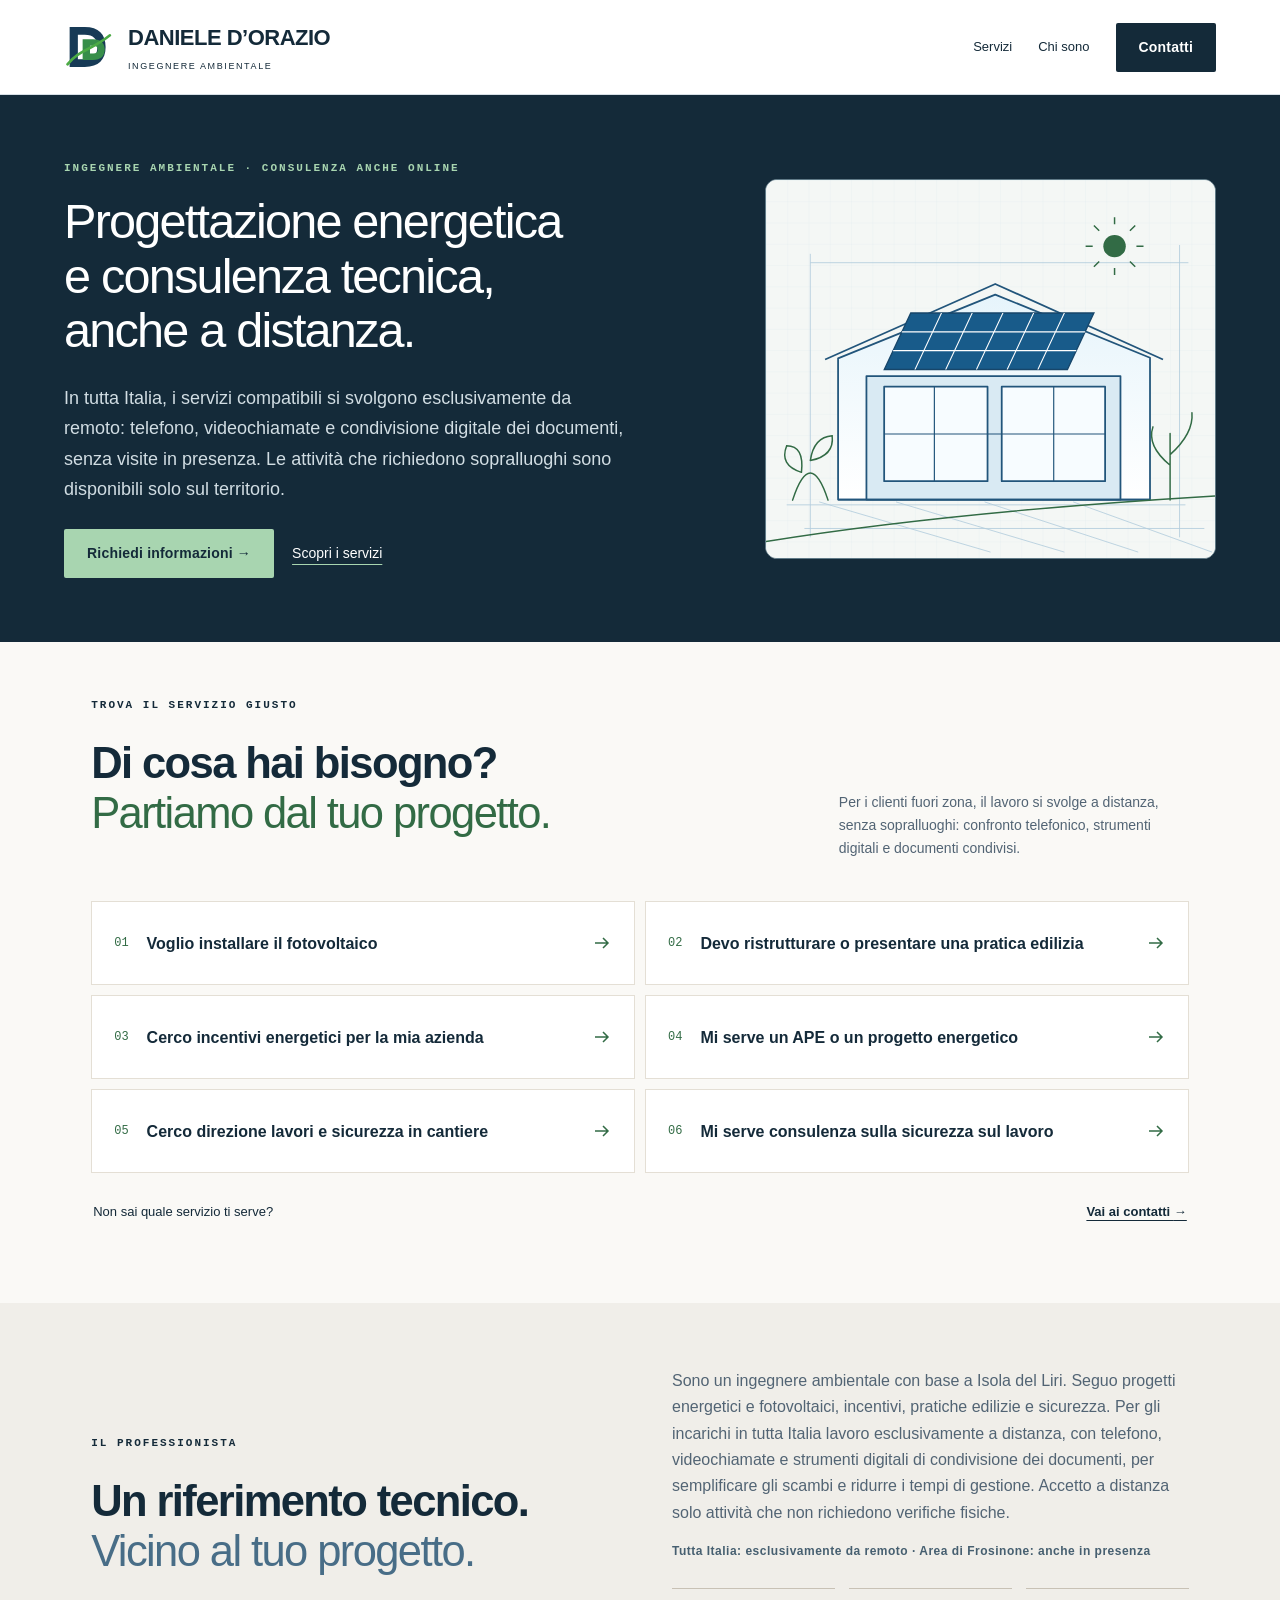
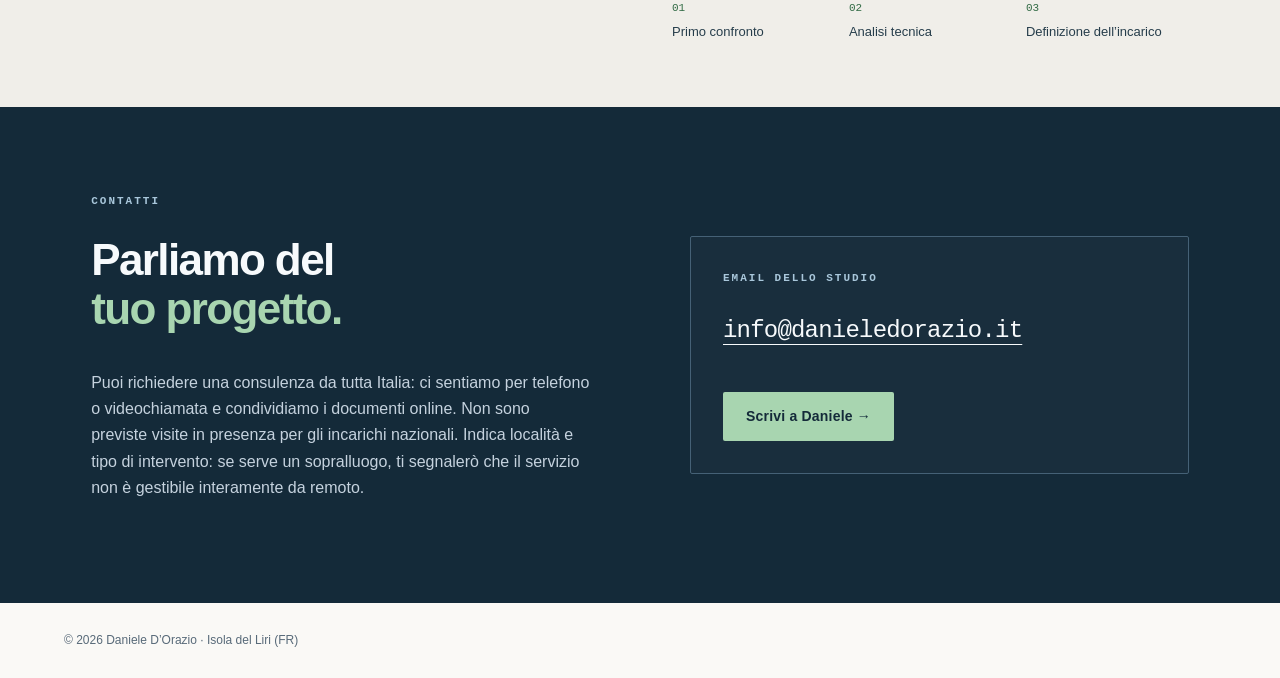
<file: index.html>
<!DOCTYPE html><html lang="it"><head><meta charset="utf-8"><meta name="viewport" content="width=device-width,initial-scale=1"><title>Daniele D’Orazio | Ingegnere a Isola del Liri</title><meta name="description" content="Daniele D’Orazio, ingegnere a Isola del Liri: progettazione energetica, fotovoltaico e allacci, incentivi per aziende, pratiche edilizie, direzione lavori e sicurezza."><link rel="canonical" href="https://danieledorazio.it/"><meta name="theme-color" content="#142b42"><link rel="icon" href="favicon.svg" type="image/svg+xml"><link rel="stylesheet" href="style.css?v=petrol-hero-1"><meta property="og:title" content="Daniele D’Orazio | Ingegnere a Isola del Liri"><meta property="og:description" content="Daniele D’Orazio, ingegnere a Isola del Liri: progettazione energetica, fotovoltaico e allacci, incentivi per aziende, pratiche edilizie, direzione lavori e sicurezza."><meta property="og:type" content="website"><meta property="og:locale" content="it_IT"><meta property="og:url" content="https://danieledorazio.it/"><meta property="og:image" content="https://danieledorazio.it/assets/images/condivisione-isola.jpg"><meta property="og:image:width" content="1200"><meta property="og:image:height" content="630"><meta property="og:image:alt" content="Cascata Grande di Isola del Liri · Foto Piergiorgio Mariniello, CC BY-SA 3.0"><meta name="twitter:card" content="summary_large_image"><script type="application/ld+json">{"@context": "https://schema.org", "@type": "WebPage", "@id": "https://danieledorazio.it/#webpage", "url": "https://danieledorazio.it/", "name": "Daniele D’Orazio | Ingegnere a Isola del Liri", "description": "Daniele D’Orazio, ingegnere a Isola del Liri: progettazione energetica, fotovoltaico e allacci, incentivi per aziende, pratiche edilizie, direzione lavori e sicurezza.", "inLanguage": "it-IT"}</script></head><body class="home-clean"><a class="skip" href="#contenuto">Salta al contenuto</a><header><a class="brand brand-with-mark" href="./"><img class="brand-mark" src="assets/images/dd-monogram.svg" alt="Monogramma DD" width="54" height="54"><span>Daniele D’Orazio<small>INGEGNERE AMBIENTALE</small></span></a><nav aria-label="Navigazione principale"><a href="./#servizi">Servizi</a><a href="./#approccio">Chi sono</a><a class="button dark" href="./#contatti"><span class="nav-cta-long">Contatti</span><span class="nav-cta-short">Contatti</span></a></nav></header><main id="contenuto"><div class="hero-band"><section class="wrap hero hero-technical"><div><span class="eyebrow">Ingegnere ambientale · Consulenza anche online</span><h1>Progettazione energetica e consulenza tecnica, anche a distanza.</h1><p class="lead">In tutta Italia, i servizi compatibili si svolgono esclusivamente da remoto: telefono, videochiamate e condivisione digitale dei documenti, senza visite in presenza. Le attività che richiedono sopralluoghi sono disponibili solo sul territorio.</p><div class="actions"><a class="button dark" href="#contatti">Richiedi informazioni <span aria-hidden="true">→</span></a><a class="textlink" href="#esigenze">Scopri i servizi</a></div></div><div class="hero-technical-art"><img src="assets/images/illustrazione-tecnica.svg" alt="Disegno tecnico stilizzato di un edificio con impianto fotovoltaico" width="760" height="640" decoding="async"></div></section></div><section class="wrap needs" id="esigenze"><span id="servizi" class="eyebrow">Trova il servizio giusto</span><div class="section-head"><h2>Di cosa hai bisogno?<br><em>Partiamo dal tuo progetto.</em></h2><p>Per i clienti fuori zona, il lavoro si svolge a distanza, senza sopralluoghi: confronto telefonico, strumenti digitali e documenti condivisi.</p></div><div class="needs-grid"><a class="need-link" href="fotovoltaico.html"><span class="need-index">01</span><strong>Voglio installare il fotovoltaico</strong><span class="need-arrow" aria-hidden="true"><svg viewBox="0 0 20 20" width="20" height="20" aria-hidden="true" focusable="false"><path d="M3 10h13m-5-5 5 5-5 5" fill="none" stroke="currentColor" stroke-width="1.5"/></svg></span></a><a class="need-link" href="pratiche-edilizie.html"><span class="need-index">02</span><strong>Devo ristrutturare o presentare una pratica edilizia</strong><span class="need-arrow" aria-hidden="true"><svg viewBox="0 0 20 20" width="20" height="20" aria-hidden="true" focusable="false"><path d="M3 10h13m-5-5 5 5-5 5" fill="none" stroke="currentColor" stroke-width="1.5"/></svg></span></a><a class="need-link" href="incentivi-energetici.html"><span class="need-index">03</span><strong>Cerco incentivi energetici per la mia azienda</strong><span class="need-arrow" aria-hidden="true"><svg viewBox="0 0 20 20" width="20" height="20" aria-hidden="true" focusable="false"><path d="M3 10h13m-5-5 5 5-5 5" fill="none" stroke="currentColor" stroke-width="1.5"/></svg></span></a><a class="need-link" href="certificazione-energetica.html"><span class="need-index">04</span><strong>Mi serve un APE o un progetto energetico</strong><span class="need-arrow" aria-hidden="true"><svg viewBox="0 0 20 20" width="20" height="20" aria-hidden="true" focusable="false"><path d="M3 10h13m-5-5 5 5-5 5" fill="none" stroke="currentColor" stroke-width="1.5"/></svg></span></a><a class="need-link" href="direzione-lavori-sicurezza.html"><span class="need-index">05</span><strong>Cerco direzione lavori e sicurezza in cantiere</strong><span class="need-arrow" aria-hidden="true"><svg viewBox="0 0 20 20" width="20" height="20" aria-hidden="true" focusable="false"><path d="M3 10h13m-5-5 5 5-5 5" fill="none" stroke="currentColor" stroke-width="1.5"/></svg></span></a><a class="need-link" href="sicurezza-lavoro.html"><span class="need-index">06</span><strong>Mi serve consulenza sulla sicurezza sul lavoro</strong><span class="need-arrow" aria-hidden="true"><svg viewBox="0 0 20 20" width="20" height="20" aria-hidden="true" focusable="false"><path d="M3 10h13m-5-5 5 5-5 5" fill="none" stroke="currentColor" stroke-width="1.5"/></svg></span></a></div><div class="needs-foot"><span>Non sai quale servizio ti serve?</span><a href="#contatti">Vai ai contatti <span aria-hidden="true">→</span></a></div></section><section class="about" id="approccio"><div class="wrap about-compact"><div><span class="eyebrow">Il professionista</span><h2>Un riferimento tecnico.<br><em>Vicino al tuo progetto.</em></h2></div><div><p>Sono un ingegnere ambientale con base a Isola del Liri. Seguo progetti energetici e fotovoltaici, incentivi, pratiche edilizie e sicurezza. Per gli incarichi in tutta Italia lavoro esclusivamente a distanza, con telefono, videochiamate e strumenti digitali di condivisione dei documenti, per semplificare gli scambi e ridurre i tempi di gestione. Accetto a distanza solo attività che non richiedono verifiche fisiche.</p><p class="about-location">Tutta Italia: esclusivamente da remoto · Area di Frosinone: anche in presenza</p><ol class="process-compact"><li>Primo confronto</li><li>Analisi tecnica</li><li>Definizione dell’incarico</li></ol></div></div></section><section class="contact" id="contatti"><div class="wrap split"><div><span class="eyebrow">Contatti</span><h2>Parliamo del<br><span class="contact-highlight">tuo progetto.</span></h2><p>Puoi richiedere una consulenza da tutta Italia: ci sentiamo per telefono o videochiamata e condividiamo i documenti online. Non sono previste visite in presenza per gli incarichi nazionali. Indica località e tipo di intervento: se serve un sopralluogo, ti segnalerò che il servizio non è gestibile interamente da remoto.</p></div><div class="contact-panel"><span class="eyebrow">Email dello studio</span><a class="contact-email" href="mailto:info@danieledorazio.it">info@danieledorazio.it</a><a class="button" href="mailto:info@danieledorazio.it">Scrivi a Daniele <span aria-hidden="true">→</span></a></div></div></section></main><footer><span>© 2026 Daniele D’Orazio · Isola del Liri (FR)</span></footer></body></html>
</file>
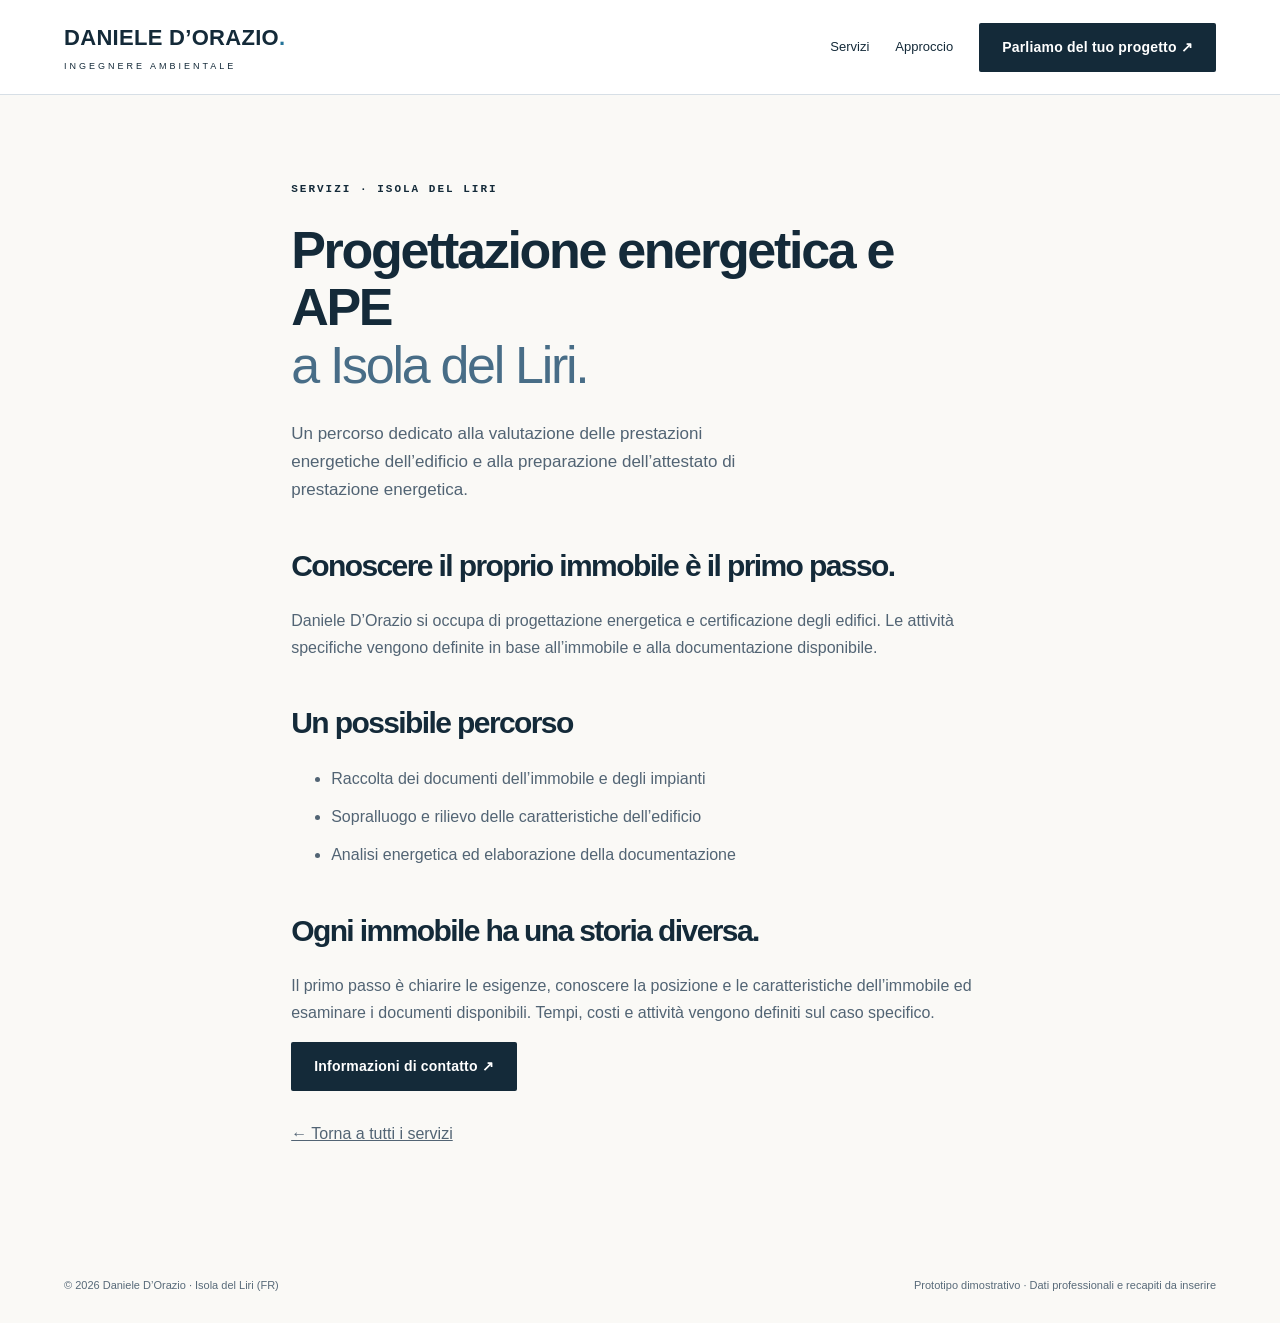
<file: certificazione-energetica.html>
<!DOCTYPE html><html lang="it"><head><meta charset="utf-8"><meta name="viewport" content="width=device-width,initial-scale=1"><title>Progettazione energetica e APE | Daniele D’Orazio</title><meta name="description" content="Progettazione energetica degli edifici e certificazione APE, con valutazione delle caratteristiche energetiche e preparazione della documentazione tecnica."><link rel="canonical" href="https://danieledorazio.it/certificazione-energetica.html"><meta name="theme-color" content="#142b42"><link rel="icon" href="favicon.svg" type="image/svg+xml"><link rel="stylesheet" href="style.css?v=studio-compact-1"><meta property="og:title" content="Progettazione energetica e APE | Daniele D’Orazio"><meta property="og:description" content="Progettazione energetica degli edifici e certificazione APE, con valutazione delle caratteristiche energetiche e preparazione della documentazione tecnica."><meta property="og:type" content="website"><meta property="og:locale" content="it_IT"><meta property="og:url" content="https://danieledorazio.it/certificazione-energetica.html"><meta property="og:image" content="https://danieledorazio.it/assets/images/condivisione-isola.jpg"><meta property="og:image:width" content="1200"><meta property="og:image:height" content="630"><meta property="og:image:alt" content="Cascata Grande di Isola del Liri · Foto Piergiorgio Mariniello, CC BY-SA 3.0"><meta name="twitter:card" content="summary_large_image"><script type="application/ld+json">{"@context": "https://schema.org", "@type": "WebPage", "@id": "https://danieledorazio.it/certificazione-energetica.html#webpage", "url": "https://danieledorazio.it/certificazione-energetica.html", "name": "Progettazione energetica e APE | Daniele D’Orazio", "description": "Progettazione energetica degli edifici e certificazione APE, con valutazione delle caratteristiche energetiche e preparazione della documentazione tecnica.", "inLanguage": "it-IT"}</script></head><body><a class="skip" href="#contenuto">Salta al contenuto</a><header><a class="brand" href="./">Daniele D’Orazio<span class="brand-dot">.</span><small>INGEGNERE AMBIENTALE</small></a><nav aria-label="Navigazione principale"><a href="./#servizi">Servizi</a><a href="./#approccio">Approccio</a><a class="button dark" href="./#contatti"><span class="nav-cta-long">Parliamo del tuo progetto ↗</span><span class="nav-cta-short">Contatti</span></a></nav></header><main id="contenuto"><article class="wrap article"><span class="eyebrow">Servizi · Isola del Liri</span><h1>Progettazione energetica e APE<br><em>a Isola del Liri.</em></h1><p class="lead">Un percorso dedicato alla valutazione delle prestazioni energetiche dell’edificio e alla preparazione dell’attestato di prestazione energetica.</p><h2>Conoscere il proprio immobile è il primo passo.</h2><p>Daniele D’Orazio si occupa di progettazione energetica e certificazione degli edifici. Le attività specifiche vengono definite in base all’immobile e alla documentazione disponibile.</p><h2>Un possibile percorso</h2><ul><li>Raccolta dei documenti dell’immobile e degli impianti</li><li>Sopralluogo e rilievo delle caratteristiche dell’edificio</li><li>Analisi energetica ed elaborazione della documentazione</li></ul><h2>Ogni immobile ha una storia diversa.</h2><p>Il primo passo è chiarire le esigenze, conoscere la posizione e le caratteristiche dell’immobile ed esaminare i documenti disponibili. Tempi, costi e attività vengono definiti sul caso specifico.</p><a class="button dark" href="./#contatti">Informazioni di contatto ↗</a><p class="back-link-legacy"><a href="./#servizi">← Torna a tutti i servizi</a></p></article></main><footer><span>© 2026 Daniele D’Orazio · Isola del Liri (FR)</span><span>Prototipo dimostrativo · Dati professionali e recapiti da inserire</span></footer></body></html>
</file>
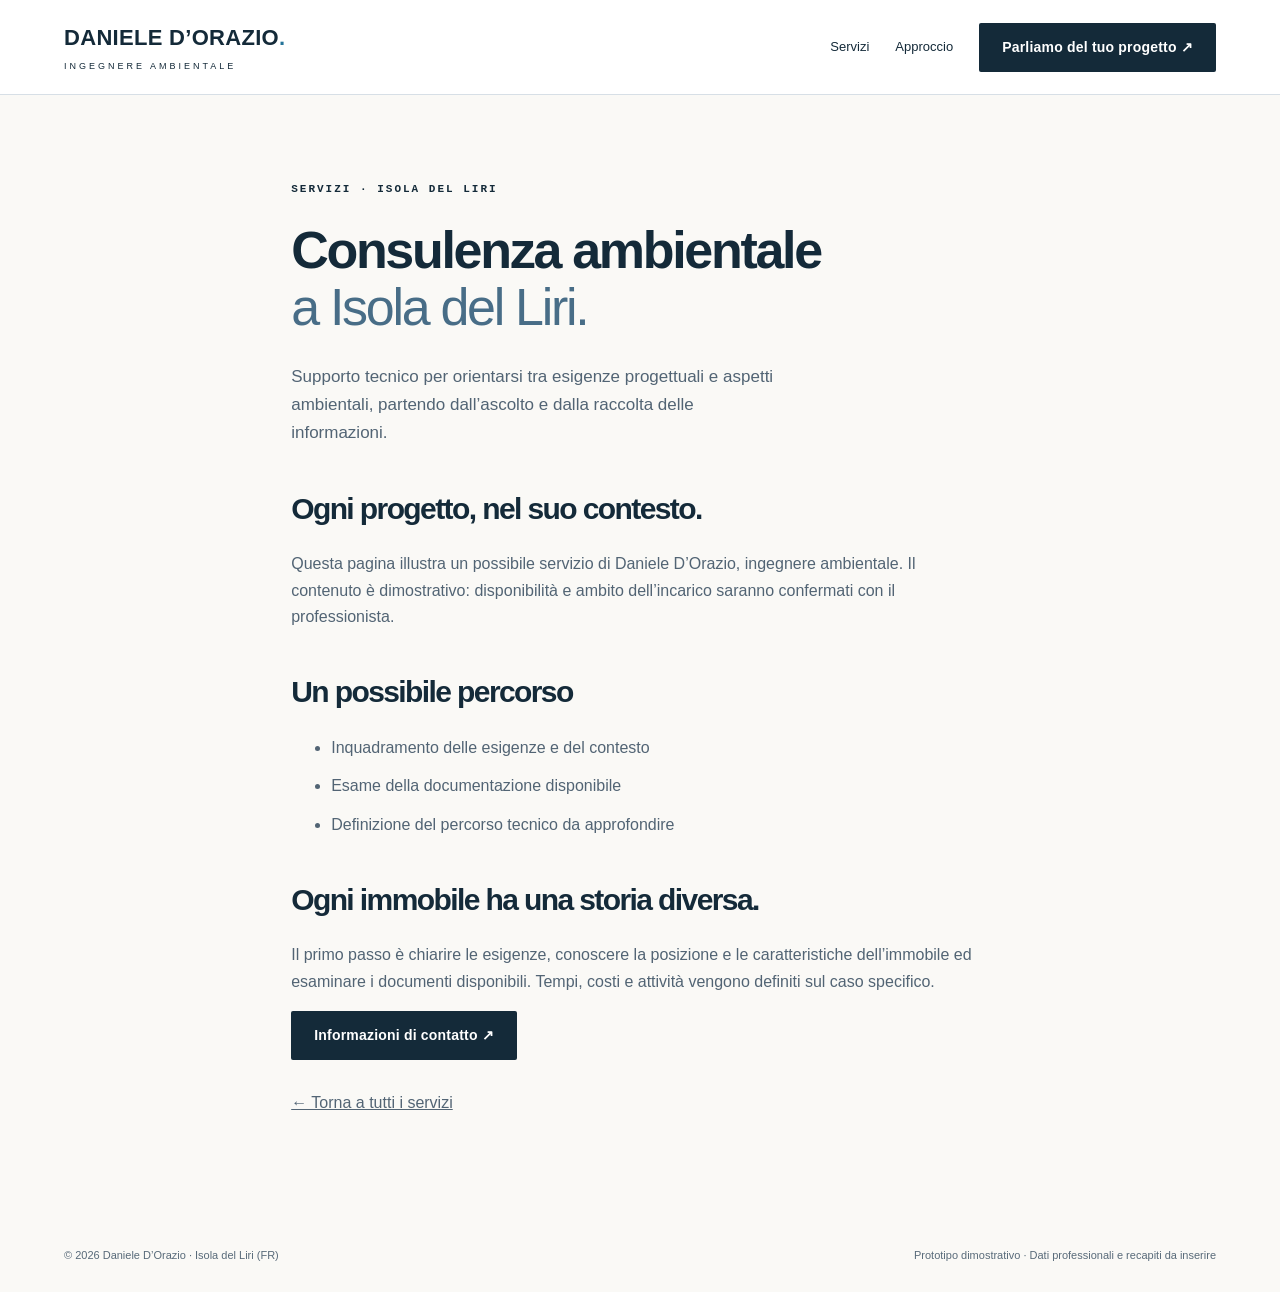
<file: consulenza-ambientale.html>
<!DOCTYPE html><html lang="it"><head><meta charset="utf-8"><meta name="viewport" content="width=device-width,initial-scale=1"><title>Consulenza ambientale a Isola del Liri | Daniele D’Orazio</title><meta name="description" content="Supporto tecnico per orientarsi tra esigenze progettuali e aspetti ambientali, partendo dall’ascolto e dalla raccolta delle informazioni."><link rel="canonical" href="https://danieledorazio.it/consulenza-ambientale.html"><meta name="theme-color" content="#142b42"><link rel="icon" href="favicon.svg" type="image/svg+xml"><link rel="stylesheet" href="style.css?v=studio-compact-1"><meta property="og:title" content="Consulenza ambientale a Isola del Liri | Daniele D’Orazio"><meta property="og:description" content="Supporto tecnico per orientarsi tra esigenze progettuali e aspetti ambientali, partendo dall’ascolto e dalla raccolta delle informazioni."><meta property="og:type" content="website"><meta property="og:locale" content="it_IT"><meta property="og:url" content="https://danieledorazio.it/consulenza-ambientale.html"><meta property="og:image" content="https://danieledorazio.it/assets/images/condivisione-isola.jpg"><meta property="og:image:width" content="1200"><meta property="og:image:height" content="630"><meta property="og:image:alt" content="Cascata Grande di Isola del Liri · Foto Piergiorgio Mariniello, CC BY-SA 3.0"><meta name="twitter:card" content="summary_large_image"><meta name="robots" content="noindex,follow"><script type="application/ld+json">{"@context": "https://schema.org", "@type": "WebPage", "@id": "https://danieledorazio.it/consulenza-ambientale.html#webpage", "url": "https://danieledorazio.it/consulenza-ambientale.html", "name": "Consulenza ambientale a Isola del Liri | Daniele D’Orazio", "description": "Supporto tecnico per orientarsi tra esigenze progettuali e aspetti ambientali, partendo dall’ascolto e dalla raccolta delle informazioni.", "inLanguage": "it-IT"}</script></head><body><a class="skip" href="#contenuto">Salta al contenuto</a><header><a class="brand" href="./">Daniele D’Orazio<span class="brand-dot">.</span><small>INGEGNERE AMBIENTALE</small></a><nav aria-label="Navigazione principale"><a href="./#servizi">Servizi</a><a href="./#approccio">Approccio</a><a class="button dark" href="./#contatti"><span class="nav-cta-long">Parliamo del tuo progetto ↗</span><span class="nav-cta-short">Contatti</span></a></nav></header><main id="contenuto"><article class="wrap article"><span class="eyebrow">Servizi · Isola del Liri</span><h1>Consulenza ambientale<br><em>a Isola del Liri.</em></h1><p class="lead">Supporto tecnico per orientarsi tra esigenze progettuali e aspetti ambientali, partendo dall’ascolto e dalla raccolta delle informazioni.</p><h2>Ogni progetto, nel suo contesto.</h2><p>Questa pagina illustra un possibile servizio di Daniele D’Orazio, ingegnere ambientale. Il contenuto è dimostrativo: disponibilità e ambito dell’incarico saranno confermati con il professionista.</p><h2>Un possibile percorso</h2><ul><li>Inquadramento delle esigenze e del contesto</li><li>Esame della documentazione disponibile</li><li>Definizione del percorso tecnico da approfondire</li></ul><h2>Ogni immobile ha una storia diversa.</h2><p>Il primo passo è chiarire le esigenze, conoscere la posizione e le caratteristiche dell’immobile ed esaminare i documenti disponibili. Tempi, costi e attività vengono definiti sul caso specifico.</p><a class="button dark" href="./#contatti">Informazioni di contatto ↗</a><p class="back-link-legacy"><a href="./#servizi">← Torna a tutti i servizi</a></p></article></main><footer><span>© 2026 Daniele D’Orazio · Isola del Liri (FR)</span><span>Prototipo dimostrativo · Dati professionali e recapiti da inserire</span></footer></body></html>
</file>
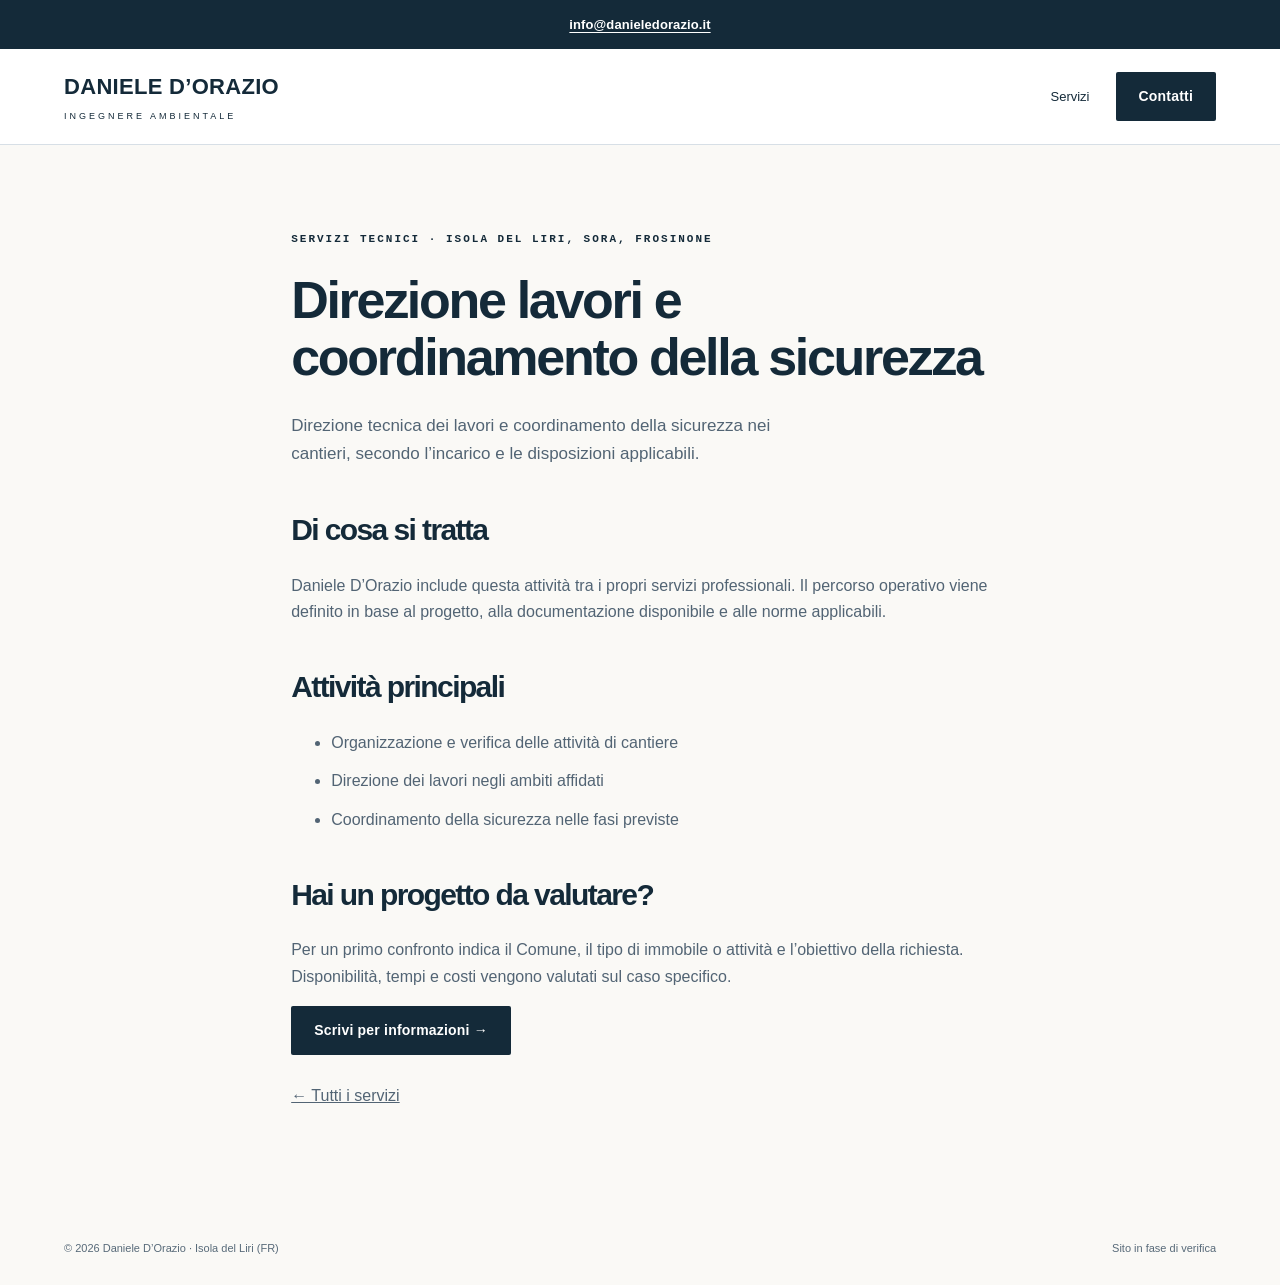
<file: direzione-lavori-sicurezza.html>
<!DOCTYPE html><html lang="it"><head><meta charset="utf-8"><meta name="viewport" content="width=device-width,initial-scale=1"><title>Direzione lavori e sicurezza | Daniele D’Orazio</title><meta name="description" content="Direzione tecnica dei lavori e coordinamento della sicurezza nei cantieri, secondo l’incarico e le disposizioni applicabili."><link rel="canonical" href="https://danieledorazio.it/direzione-lavori-sicurezza.html"><meta name="theme-color" content="#142a39"><link rel="icon" href="favicon.svg" type="image/svg+xml"><link rel="stylesheet" href="style.css?v=studio-compact-1"><meta property="og:title" content="Direzione lavori e sicurezza | Daniele D’Orazio"><meta property="og:description" content="Direzione tecnica dei lavori e coordinamento della sicurezza nei cantieri, secondo l’incarico e le disposizioni applicabili."><meta property="og:type" content="website"><meta property="og:locale" content="it_IT"><meta property="og:url" content="https://danieledorazio.it/direzione-lavori-sicurezza.html"><meta property="og:image" content="https://danieledorazio.it/assets/images/condivisione-isola.jpg"><meta property="og:image:width" content="1200"><meta property="og:image:height" content="630"><meta property="og:image:alt" content="Cascata Grande di Isola del Liri · Foto Piergiorgio Mariniello, CC BY-SA 3.0"><meta name="twitter:card" content="summary_large_image"><script type="application/ld+json">{"@context": "https://schema.org", "@type": "WebPage", "@id": "https://danieledorazio.it/direzione-lavori-sicurezza.html#webpage", "url": "https://danieledorazio.it/direzione-lavori-sicurezza.html", "name": "Direzione lavori e sicurezza | Daniele D’Orazio", "description": "Direzione tecnica dei lavori e coordinamento della sicurezza nei cantieri, secondo l’incarico e le disposizioni applicabili.", "inLanguage": "it-IT"}</script></head><body><a class="skip" href="#contenuto">Salta al contenuto</a><div class="contact-top"><a href="./#contatti">info@danieledorazio.it</a></div><header><a class="brand" href="./">Daniele D’Orazio<small>INGEGNERE AMBIENTALE</small></a><nav aria-label="Navigazione principale"><a href="./#servizi">Servizi</a><a class="button dark" href="./#contatti">Contatti</a></nav></header><main id="contenuto"><article class="wrap article"><span class="eyebrow">Servizi tecnici · Isola del Liri, Sora, Frosinone</span><h1>Direzione lavori e coordinamento della sicurezza</h1><p class="lead">Direzione tecnica dei lavori e coordinamento della sicurezza nei cantieri, secondo l’incarico e le disposizioni applicabili.</p><h2>Di cosa si tratta</h2><p>Daniele D’Orazio include questa attività tra i propri servizi professionali. Il percorso operativo viene definito in base al progetto, alla documentazione disponibile e alle norme applicabili.</p><h2>Attività principali</h2><ul><li>Organizzazione e verifica delle attività di cantiere</li><li>Direzione dei lavori negli ambiti affidati</li><li>Coordinamento della sicurezza nelle fasi previste</li></ul><h2>Hai un progetto da valutare?</h2><p>Per un primo confronto indica il Comune, il tipo di immobile o attività e l’obiettivo della richiesta. Disponibilità, tempi e costi vengono valutati sul caso specifico.</p><a class="button dark" href="./#contatti">Scrivi per informazioni →</a><p class="back-link"><a href="./#servizi">← Tutti i servizi</a></p></article></main><footer><span>© 2026 Daniele D’Orazio · Isola del Liri (FR)</span><span>Sito in fase di verifica</span></footer></body></html>
</file>
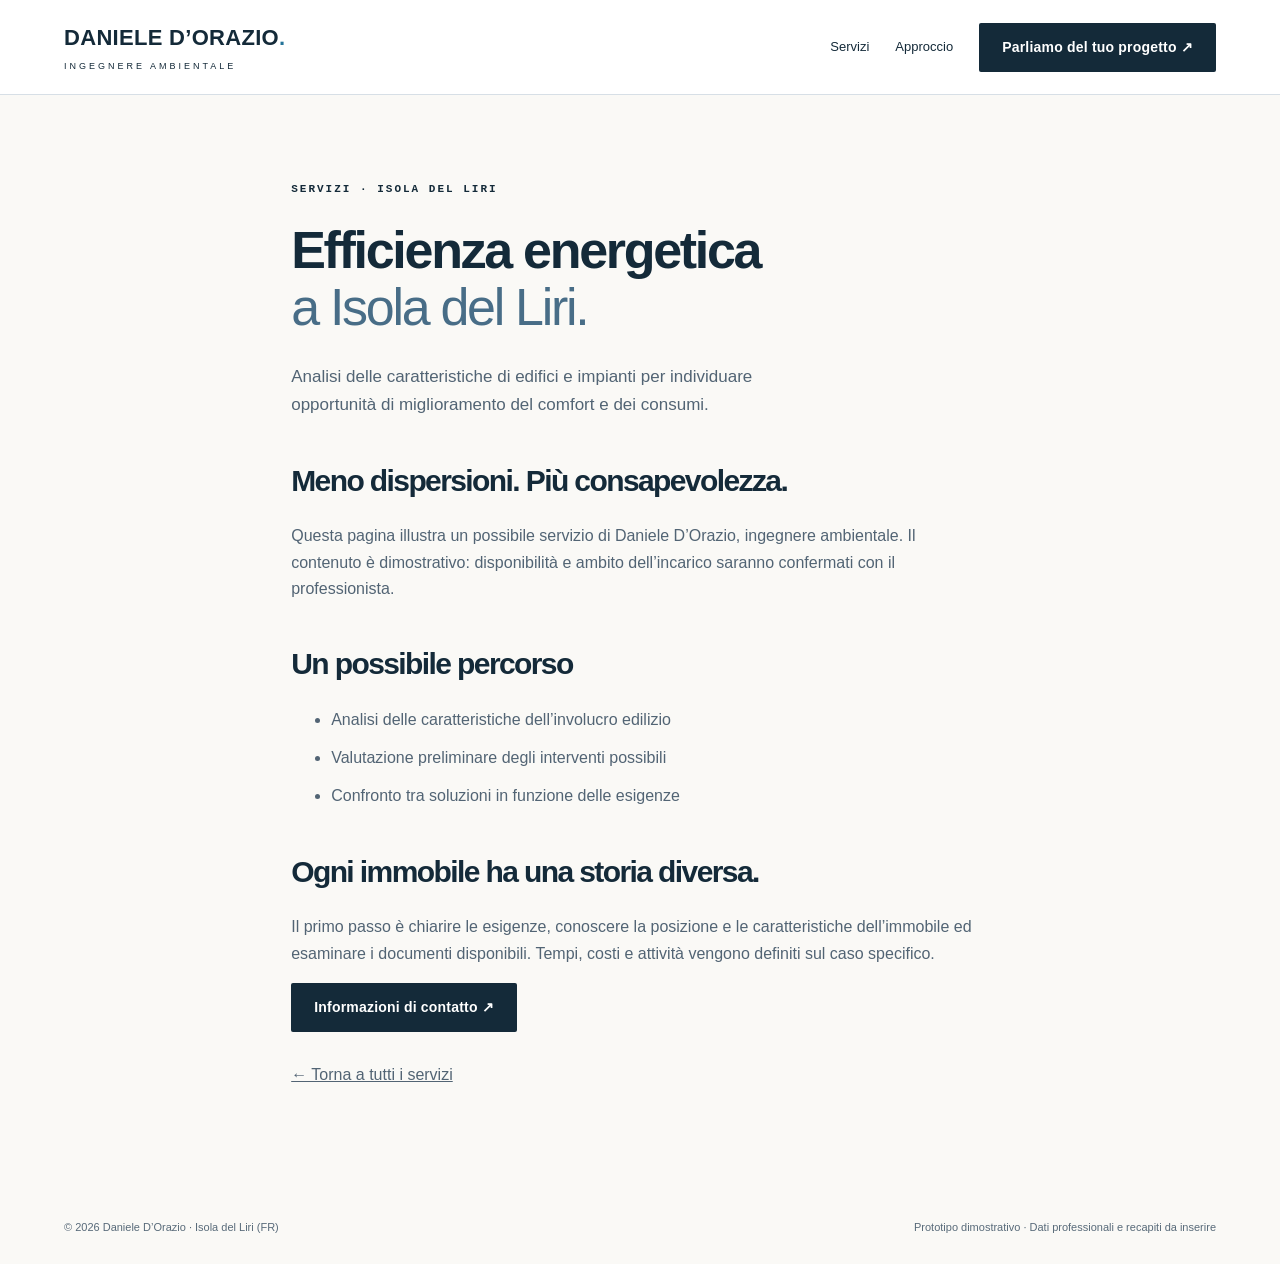
<file: efficienza-energetica.html>
<!DOCTYPE html><html lang="it"><head><meta charset="utf-8"><meta name="viewport" content="width=device-width,initial-scale=1"><title>Efficienza energetica a Isola del Liri | Daniele D’Orazio</title><meta name="description" content="Analisi delle caratteristiche di edifici e impianti per individuare opportunità di miglioramento del comfort e dei consumi."><link rel="canonical" href="https://danieledorazio.it/efficienza-energetica.html"><meta name="theme-color" content="#142b42"><link rel="icon" href="favicon.svg" type="image/svg+xml"><link rel="stylesheet" href="style.css?v=studio-compact-1"><meta property="og:title" content="Efficienza energetica a Isola del Liri | Daniele D’Orazio"><meta property="og:description" content="Analisi delle caratteristiche di edifici e impianti per individuare opportunità di miglioramento del comfort e dei consumi."><meta property="og:type" content="website"><meta property="og:locale" content="it_IT"><meta property="og:url" content="https://danieledorazio.it/efficienza-energetica.html"><meta property="og:image" content="https://danieledorazio.it/assets/images/condivisione-isola.jpg"><meta property="og:image:width" content="1200"><meta property="og:image:height" content="630"><meta property="og:image:alt" content="Cascata Grande di Isola del Liri · Foto Piergiorgio Mariniello, CC BY-SA 3.0"><meta name="twitter:card" content="summary_large_image"><meta name="robots" content="noindex,follow"><script type="application/ld+json">{"@context": "https://schema.org", "@type": "WebPage", "@id": "https://danieledorazio.it/efficienza-energetica.html#webpage", "url": "https://danieledorazio.it/efficienza-energetica.html", "name": "Efficienza energetica a Isola del Liri | Daniele D’Orazio", "description": "Analisi delle caratteristiche di edifici e impianti per individuare opportunità di miglioramento del comfort e dei consumi.", "inLanguage": "it-IT"}</script></head><body><a class="skip" href="#contenuto">Salta al contenuto</a><header><a class="brand" href="./">Daniele D’Orazio<span class="brand-dot">.</span><small>INGEGNERE AMBIENTALE</small></a><nav aria-label="Navigazione principale"><a href="./#servizi">Servizi</a><a href="./#approccio">Approccio</a><a class="button dark" href="./#contatti"><span class="nav-cta-long">Parliamo del tuo progetto ↗</span><span class="nav-cta-short">Contatti</span></a></nav></header><main id="contenuto"><article class="wrap article"><span class="eyebrow">Servizi · Isola del Liri</span><h1>Efficienza energetica<br><em>a Isola del Liri.</em></h1><p class="lead">Analisi delle caratteristiche di edifici e impianti per individuare opportunità di miglioramento del comfort e dei consumi.</p><h2>Meno dispersioni. Più consapevolezza.</h2><p>Questa pagina illustra un possibile servizio di Daniele D’Orazio, ingegnere ambientale. Il contenuto è dimostrativo: disponibilità e ambito dell’incarico saranno confermati con il professionista.</p><h2>Un possibile percorso</h2><ul><li>Analisi delle caratteristiche dell’involucro edilizio</li><li>Valutazione preliminare degli interventi possibili</li><li>Confronto tra soluzioni in funzione delle esigenze</li></ul><h2>Ogni immobile ha una storia diversa.</h2><p>Il primo passo è chiarire le esigenze, conoscere la posizione e le caratteristiche dell’immobile ed esaminare i documenti disponibili. Tempi, costi e attività vengono definiti sul caso specifico.</p><a class="button dark" href="./#contatti">Informazioni di contatto ↗</a><p class="back-link-legacy"><a href="./#servizi">← Torna a tutti i servizi</a></p></article></main><footer><span>© 2026 Daniele D’Orazio · Isola del Liri (FR)</span><span>Prototipo dimostrativo · Dati professionali e recapiti da inserire</span></footer></body></html>
</file>
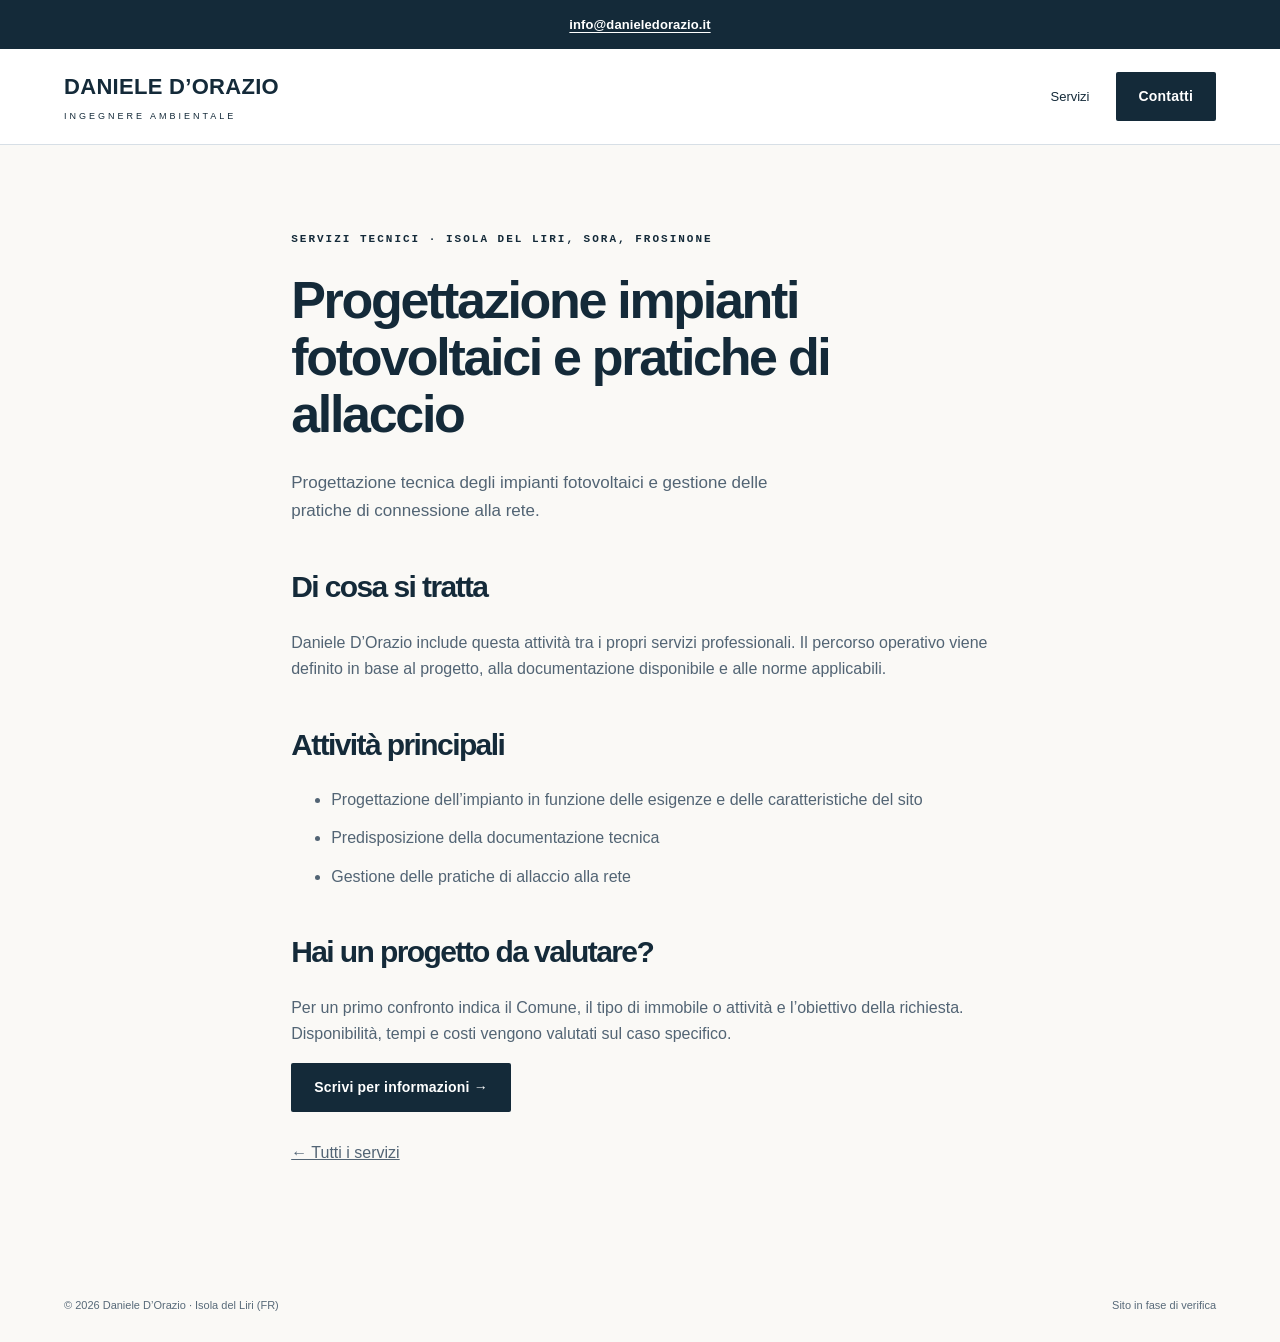
<file: fotovoltaico.html>
<!DOCTYPE html><html lang="it"><head><meta charset="utf-8"><meta name="viewport" content="width=device-width,initial-scale=1"><title>Fotovoltaico e allacci | Daniele D’Orazio a Isola del Liri</title><meta name="description" content="Progettazione tecnica degli impianti fotovoltaici e gestione delle pratiche di connessione alla rete."><link rel="canonical" href="https://danieledorazio.it/fotovoltaico.html"><meta name="theme-color" content="#142a39"><link rel="icon" href="favicon.svg" type="image/svg+xml"><link rel="stylesheet" href="style.css?v=studio-compact-1"><meta property="og:title" content="Fotovoltaico e allacci | Daniele D’Orazio a Isola del Liri"><meta property="og:description" content="Progettazione tecnica degli impianti fotovoltaici e gestione delle pratiche di connessione alla rete."><meta property="og:type" content="website"><meta property="og:locale" content="it_IT"><meta property="og:url" content="https://danieledorazio.it/fotovoltaico.html"><meta property="og:image" content="https://danieledorazio.it/assets/images/condivisione-isola.jpg"><meta property="og:image:width" content="1200"><meta property="og:image:height" content="630"><meta property="og:image:alt" content="Cascata Grande di Isola del Liri · Foto Piergiorgio Mariniello, CC BY-SA 3.0"><meta name="twitter:card" content="summary_large_image"><script type="application/ld+json">{"@context": "https://schema.org", "@type": "WebPage", "@id": "https://danieledorazio.it/fotovoltaico.html#webpage", "url": "https://danieledorazio.it/fotovoltaico.html", "name": "Fotovoltaico e allacci | Daniele D’Orazio a Isola del Liri", "description": "Progettazione tecnica degli impianti fotovoltaici e gestione delle pratiche di connessione alla rete.", "inLanguage": "it-IT"}</script></head><body><a class="skip" href="#contenuto">Salta al contenuto</a><div class="contact-top"><a href="./#contatti">info@danieledorazio.it</a></div><header><a class="brand" href="./">Daniele D’Orazio<small>INGEGNERE AMBIENTALE</small></a><nav aria-label="Navigazione principale"><a href="./#servizi">Servizi</a><a class="button dark" href="./#contatti">Contatti</a></nav></header><main id="contenuto"><article class="wrap article"><span class="eyebrow">Servizi tecnici · Isola del Liri, Sora, Frosinone</span><h1>Progettazione impianti fotovoltaici e pratiche di allaccio</h1><p class="lead">Progettazione tecnica degli impianti fotovoltaici e gestione delle pratiche di connessione alla rete.</p><h2>Di cosa si tratta</h2><p>Daniele D’Orazio include questa attività tra i propri servizi professionali. Il percorso operativo viene definito in base al progetto, alla documentazione disponibile e alle norme applicabili.</p><h2>Attività principali</h2><ul><li>Progettazione dell’impianto in funzione delle esigenze e delle caratteristiche del sito</li><li>Predisposizione della documentazione tecnica</li><li>Gestione delle pratiche di allaccio alla rete</li></ul><h2>Hai un progetto da valutare?</h2><p>Per un primo confronto indica il Comune, il tipo di immobile o attività e l’obiettivo della richiesta. Disponibilità, tempi e costi vengono valutati sul caso specifico.</p><a class="button dark" href="./#contatti">Scrivi per informazioni →</a><p class="back-link"><a href="./#servizi">← Tutti i servizi</a></p></article></main><footer><span>© 2026 Daniele D’Orazio · Isola del Liri (FR)</span><span>Sito in fase di verifica</span></footer></body></html>
</file>
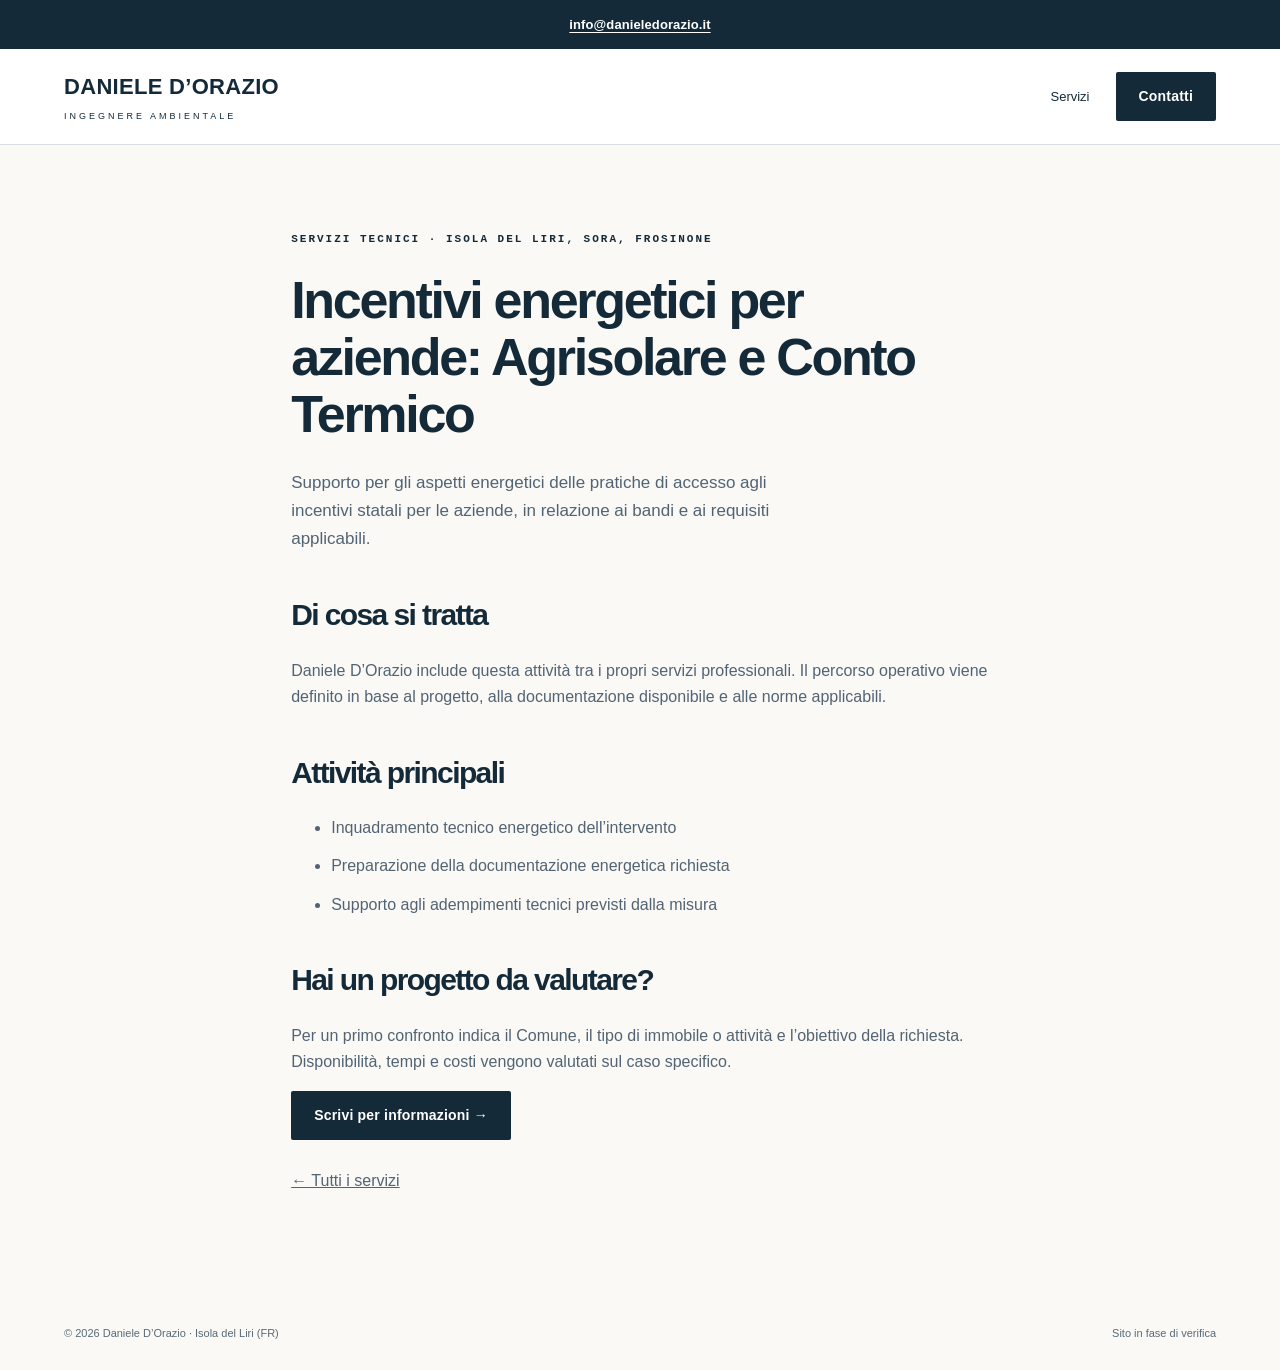
<file: incentivi-energetici.html>
<!DOCTYPE html><html lang="it"><head><meta charset="utf-8"><meta name="viewport" content="width=device-width,initial-scale=1"><title>Incentivi energetici per aziende | Daniele D’Orazio</title><meta name="description" content="Supporto per gli aspetti energetici delle pratiche di accesso agli incentivi statali per le aziende, in relazione ai bandi e ai requisiti applicabili."><link rel="canonical" href="https://danieledorazio.it/incentivi-energetici.html"><meta name="theme-color" content="#142a39"><link rel="icon" href="favicon.svg" type="image/svg+xml"><link rel="stylesheet" href="style.css?v=studio-compact-1"><meta property="og:title" content="Incentivi energetici per aziende | Daniele D’Orazio"><meta property="og:description" content="Supporto per gli aspetti energetici delle pratiche di accesso agli incentivi statali per le aziende, in relazione ai bandi e ai requisiti applicabili."><meta property="og:type" content="website"><meta property="og:locale" content="it_IT"><meta property="og:url" content="https://danieledorazio.it/incentivi-energetici.html"><meta property="og:image" content="https://danieledorazio.it/assets/images/condivisione-isola.jpg"><meta property="og:image:width" content="1200"><meta property="og:image:height" content="630"><meta property="og:image:alt" content="Cascata Grande di Isola del Liri · Foto Piergiorgio Mariniello, CC BY-SA 3.0"><meta name="twitter:card" content="summary_large_image"><script type="application/ld+json">{"@context": "https://schema.org", "@type": "WebPage", "@id": "https://danieledorazio.it/incentivi-energetici.html#webpage", "url": "https://danieledorazio.it/incentivi-energetici.html", "name": "Incentivi energetici per aziende | Daniele D’Orazio", "description": "Supporto per gli aspetti energetici delle pratiche di accesso agli incentivi statali per le aziende, in relazione ai bandi e ai requisiti applicabili.", "inLanguage": "it-IT"}</script></head><body><a class="skip" href="#contenuto">Salta al contenuto</a><div class="contact-top"><a href="./#contatti">info@danieledorazio.it</a></div><header><a class="brand" href="./">Daniele D’Orazio<small>INGEGNERE AMBIENTALE</small></a><nav aria-label="Navigazione principale"><a href="./#servizi">Servizi</a><a class="button dark" href="./#contatti">Contatti</a></nav></header><main id="contenuto"><article class="wrap article"><span class="eyebrow">Servizi tecnici · Isola del Liri, Sora, Frosinone</span><h1>Incentivi energetici per aziende: Agrisolare e Conto Termico</h1><p class="lead">Supporto per gli aspetti energetici delle pratiche di accesso agli incentivi statali per le aziende, in relazione ai bandi e ai requisiti applicabili.</p><h2>Di cosa si tratta</h2><p>Daniele D’Orazio include questa attività tra i propri servizi professionali. Il percorso operativo viene definito in base al progetto, alla documentazione disponibile e alle norme applicabili.</p><h2>Attività principali</h2><ul><li>Inquadramento tecnico energetico dell’intervento</li><li>Preparazione della documentazione energetica richiesta</li><li>Supporto agli adempimenti tecnici previsti dalla misura</li></ul><h2>Hai un progetto da valutare?</h2><p>Per un primo confronto indica il Comune, il tipo di immobile o attività e l’obiettivo della richiesta. Disponibilità, tempi e costi vengono valutati sul caso specifico.</p><a class="button dark" href="./#contatti">Scrivi per informazioni →</a><p class="back-link"><a href="./#servizi">← Tutti i servizi</a></p></article></main><footer><span>© 2026 Daniele D’Orazio · Isola del Liri (FR)</span><span>Sito in fase di verifica</span></footer></body></html>
</file>
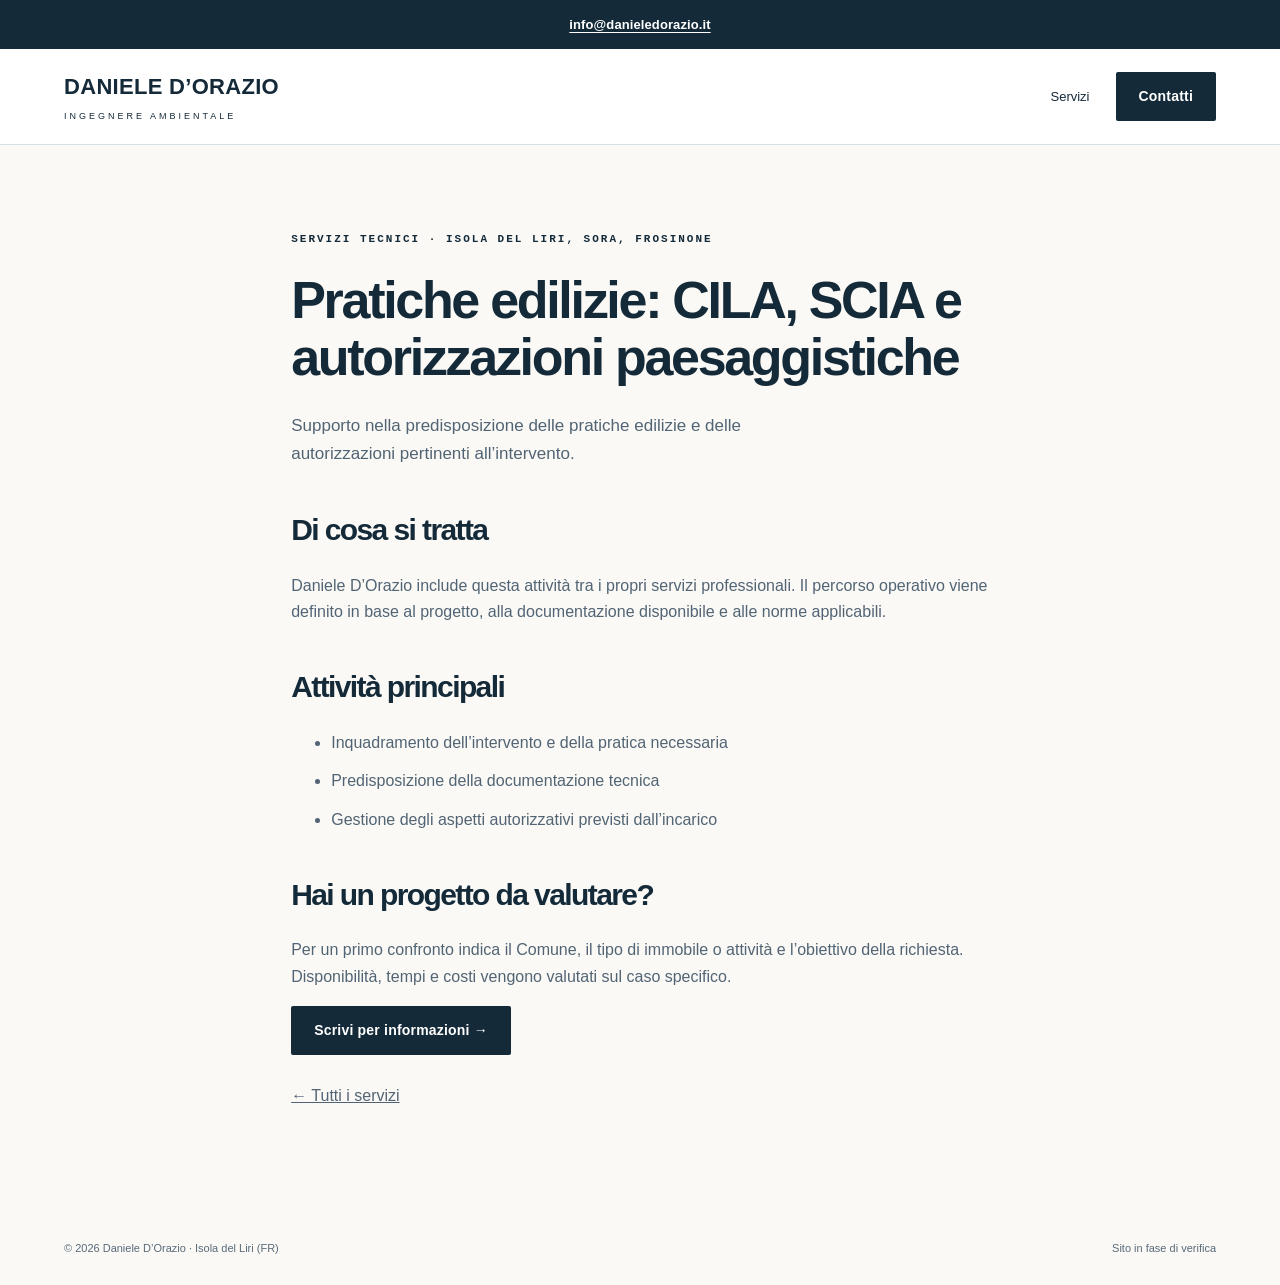
<file: pratiche-edilizie.html>
<!DOCTYPE html><html lang="it"><head><meta charset="utf-8"><meta name="viewport" content="width=device-width,initial-scale=1"><title>Pratiche edilizie, CILA e SCIA | Daniele D’Orazio</title><meta name="description" content="Supporto nella predisposizione delle pratiche edilizie e delle autorizzazioni pertinenti all’intervento."><link rel="canonical" href="https://danieledorazio.it/pratiche-edilizie.html"><meta name="theme-color" content="#142a39"><link rel="icon" href="favicon.svg" type="image/svg+xml"><link rel="stylesheet" href="style.css?v=studio-compact-1"><meta property="og:title" content="Pratiche edilizie, CILA e SCIA | Daniele D’Orazio"><meta property="og:description" content="Supporto nella predisposizione delle pratiche edilizie e delle autorizzazioni pertinenti all’intervento."><meta property="og:type" content="website"><meta property="og:locale" content="it_IT"><meta property="og:url" content="https://danieledorazio.it/pratiche-edilizie.html"><meta property="og:image" content="https://danieledorazio.it/assets/images/condivisione-isola.jpg"><meta property="og:image:width" content="1200"><meta property="og:image:height" content="630"><meta property="og:image:alt" content="Cascata Grande di Isola del Liri · Foto Piergiorgio Mariniello, CC BY-SA 3.0"><meta name="twitter:card" content="summary_large_image"><script type="application/ld+json">{"@context": "https://schema.org", "@type": "WebPage", "@id": "https://danieledorazio.it/pratiche-edilizie.html#webpage", "url": "https://danieledorazio.it/pratiche-edilizie.html", "name": "Pratiche edilizie, CILA e SCIA | Daniele D’Orazio", "description": "Supporto nella predisposizione delle pratiche edilizie e delle autorizzazioni pertinenti all’intervento.", "inLanguage": "it-IT"}</script></head><body><a class="skip" href="#contenuto">Salta al contenuto</a><div class="contact-top"><a href="./#contatti">info@danieledorazio.it</a></div><header><a class="brand" href="./">Daniele D’Orazio<small>INGEGNERE AMBIENTALE</small></a><nav aria-label="Navigazione principale"><a href="./#servizi">Servizi</a><a class="button dark" href="./#contatti">Contatti</a></nav></header><main id="contenuto"><article class="wrap article"><span class="eyebrow">Servizi tecnici · Isola del Liri, Sora, Frosinone</span><h1>Pratiche edilizie: CILA, SCIA e autorizzazioni paesaggistiche</h1><p class="lead">Supporto nella predisposizione delle pratiche edilizie e delle autorizzazioni pertinenti all’intervento.</p><h2>Di cosa si tratta</h2><p>Daniele D’Orazio include questa attività tra i propri servizi professionali. Il percorso operativo viene definito in base al progetto, alla documentazione disponibile e alle norme applicabili.</p><h2>Attività principali</h2><ul><li>Inquadramento dell’intervento e della pratica necessaria</li><li>Predisposizione della documentazione tecnica</li><li>Gestione degli aspetti autorizzativi previsti dall’incarico</li></ul><h2>Hai un progetto da valutare?</h2><p>Per un primo confronto indica il Comune, il tipo di immobile o attività e l’obiettivo della richiesta. Disponibilità, tempi e costi vengono valutati sul caso specifico.</p><a class="button dark" href="./#contatti">Scrivi per informazioni →</a><p class="back-link"><a href="./#servizi">← Tutti i servizi</a></p></article></main><footer><span>© 2026 Daniele D’Orazio · Isola del Liri (FR)</span><span>Sito in fase di verifica</span></footer></body></html>
</file>
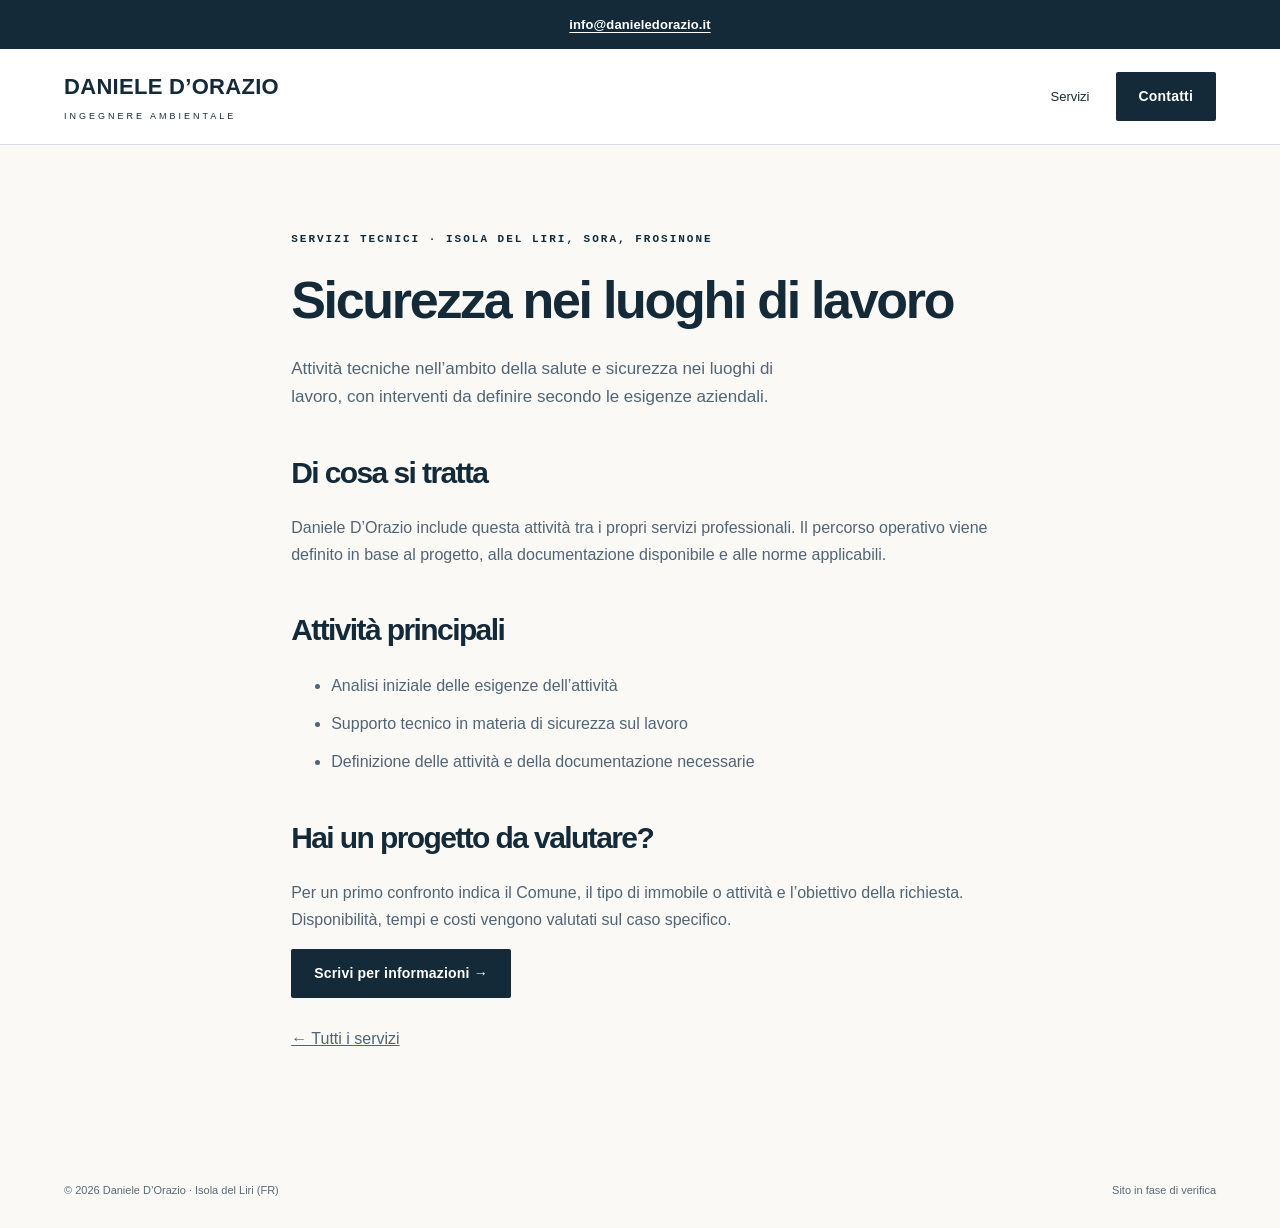
<file: sicurezza-lavoro.html>
<!DOCTYPE html><html lang="it"><head><meta charset="utf-8"><meta name="viewport" content="width=device-width,initial-scale=1"><title>Sicurezza nei luoghi di lavoro | Daniele D’Orazio Isola del Liri</title><meta name="description" content="Attività tecniche nell’ambito della salute e sicurezza nei luoghi di lavoro, con interventi da definire secondo le esigenze aziendali."><link rel="canonical" href="https://danieledorazio.it/sicurezza-lavoro.html"><meta name="theme-color" content="#142a39"><link rel="icon" href="favicon.svg" type="image/svg+xml"><link rel="stylesheet" href="style.css?v=studio-compact-1"><meta property="og:title" content="Sicurezza nei luoghi di lavoro | Daniele D’Orazio Isola del Liri"><meta property="og:description" content="Attività tecniche nell’ambito della salute e sicurezza nei luoghi di lavoro, con interventi da definire secondo le esigenze aziendali."><meta property="og:type" content="website"><meta property="og:locale" content="it_IT"><meta property="og:url" content="https://danieledorazio.it/sicurezza-lavoro.html"><meta property="og:image" content="https://danieledorazio.it/assets/images/condivisione-isola.jpg"><meta property="og:image:width" content="1200"><meta property="og:image:height" content="630"><meta property="og:image:alt" content="Cascata Grande di Isola del Liri · Foto Piergiorgio Mariniello, CC BY-SA 3.0"><meta name="twitter:card" content="summary_large_image"><script type="application/ld+json">{"@context": "https://schema.org", "@type": "WebPage", "@id": "https://danieledorazio.it/sicurezza-lavoro.html#webpage", "url": "https://danieledorazio.it/sicurezza-lavoro.html", "name": "Sicurezza nei luoghi di lavoro | Daniele D’Orazio Isola del Liri", "description": "Attività tecniche nell’ambito della salute e sicurezza nei luoghi di lavoro, con interventi da definire secondo le esigenze aziendali.", "inLanguage": "it-IT"}</script></head><body><a class="skip" href="#contenuto">Salta al contenuto</a><div class="contact-top"><a href="./#contatti">info@danieledorazio.it</a></div><header><a class="brand" href="./">Daniele D’Orazio<small>INGEGNERE AMBIENTALE</small></a><nav aria-label="Navigazione principale"><a href="./#servizi">Servizi</a><a class="button dark" href="./#contatti">Contatti</a></nav></header><main id="contenuto"><article class="wrap article"><span class="eyebrow">Servizi tecnici · Isola del Liri, Sora, Frosinone</span><h1>Sicurezza nei luoghi di lavoro</h1><p class="lead">Attività tecniche nell’ambito della salute e sicurezza nei luoghi di lavoro, con interventi da definire secondo le esigenze aziendali.</p><h2>Di cosa si tratta</h2><p>Daniele D’Orazio include questa attività tra i propri servizi professionali. Il percorso operativo viene definito in base al progetto, alla documentazione disponibile e alle norme applicabili.</p><h2>Attività principali</h2><ul><li>Analisi iniziale delle esigenze dell’attività</li><li>Supporto tecnico in materia di sicurezza sul lavoro</li><li>Definizione delle attività e della documentazione necessarie</li></ul><h2>Hai un progetto da valutare?</h2><p>Per un primo confronto indica il Comune, il tipo di immobile o attività e l’obiettivo della richiesta. Disponibilità, tempi e costi vengono valutati sul caso specifico.</p><a class="button dark" href="./#contatti">Scrivi per informazioni →</a><p class="back-link"><a href="./#servizi">← Tutti i servizi</a></p></article></main><footer><span>© 2026 Daniele D’Orazio · Isola del Liri (FR)</span><span>Sito in fase di verifica</span></footer></body></html>
</file>
<file: style.css>
*{box-sizing:border-box}html{scroll-behavior:smooth;scroll-padding-top:90px}body{background:#f5f7f9;color:#172e43;font:16px/1.65 Arial,sans-serif;margin:0}a{color:inherit}header{align-items:center;display:flex;justify-content:space-between;margin:auto;max-width:1320px;padding:26px 5%}.brand{font-size:21px;font-weight:700;letter-spacing:-1px;text-decoration:none}.brand small{display:block;font-size:10px;font-weight:400;letter-spacing:2px}nav{align-items:center;display:flex;gap:26px}nav a{font-size:13px}.button,nav a{text-decoration:none}.button{background:#c5e2ef;border:0;border-radius:4px;color:#142b42;display:inline-block;font-size:14px;font-weight:700;padding:13px 23px}.dark{background:#142b42;color:#fff}.wrap{margin:auto;max-width:1200px;padding:85px 4%}.hero{align-items:center;display:grid;grid-template-columns:1.15fr 1fr;padding-bottom:70px;padding-top:70px}.eyebrow{display:block;font-size:11px;font-weight:700;letter-spacing:2px;margin-bottom:24px;text-transform:uppercase}h1,h2,h3,p{margin-top:0}h1{font:500 clamp(42px,5.3vw,73px)/1.08 Georgia,serif;letter-spacing:-2.5px;margin-bottom:26px}h1 em,h2 em{color:#346c88}h2{font:400 clamp(32px,4vw,48px)/1.15 Georgia,serif;letter-spacing:-1px}h3{font-size:21px;font-weight:500;line-height:1.3}p{color:#526474}.lead{font-size:17px;max-width:490px}.actions{align-items:center;display:flex;gap:24px;margin:32px 0}.textlink{font-size:14px;text-underline-offset:6px}.micro{color:#586a79;font-size:11px}.hero-art{background:#e9eef3;border-radius:160px 160px 8px 8px;min-height:470px;overflow:hidden;position:relative}.hero-art svg{height:470px;width:100%}.tag{align-items:center;background:#fffefaeb;border:1px solid #fff;bottom:25px;display:flex;font-size:12px;justify-content:space-between;left:25px;padding:15px 20px;position:absolute;right:25px}.tag strong{display:block;font-size:16px}.section-head{align-items:end;display:flex;gap:35px;justify-content:space-between;margin-bottom:45px}.section-head p{font-size:14px;max-width:350px}.grid{display:grid;gap:20px;grid-template-columns:repeat(3,1fr)}.card{background:#fff;border:1px solid #d7dfe6;display:flex;flex-direction:column;min-height:300px;padding:31px;text-decoration:none;transition:transform .2s,background .2s}.card:hover{background:#eef4f8;transform:translateY(-5px)}.num{color:#587b92;font-size:11px;letter-spacing:2px;margin-bottom:42px}.card p{font-size:14px}.about{background:#eaf0f5}.split{display:grid;gap:100px;grid-template-columns:1fr 1fr}.steps{border-top:1px solid #bbcbd7}.step{border-bottom:1px solid #bbcbd7;display:grid;gap:20px;grid-template-columns:40px 1fr;padding:25px 0}.step h3{font-size:19px;margin-bottom:8px}.step p{font-size:14px;margin:0}.step span{color:#346c88;font-size:12px}.local{align-items:center;border:1px solid #d7dfe6;display:flex;gap:30px;justify-content:space-between;margin-top:45px;padding:35px}.local p{margin:0;max-width:600px}.faq{max-width:820px}details{border-bottom:1px solid #d7dfe6;padding:23px 0}summary{cursor:pointer;font-size:18px}details p{font-size:15px;margin:18px 0 0}.contact{background:#142b42;color:#f7fafc}.contact p{color:#c5d2de}.contact h2{font-size:55px}.contact-panel{border:1px solid #456176;padding:32px}.contact-panel p:last-child{margin:0}footer{color:#586a79;display:flex;gap:20px;justify-content:space-between;padding:28px 5%}.demo,footer{font-size:11px}.demo{background:#eaf0f5;color:#536a7d;padding:8px 5%;text-align:center}.article{max-width:800px}.article h1{font-size:52px}.article h2{font-size:30px;margin-top:45px}.article li{color:#526474;margin:12px 0}.skip{left:-9999px;position:absolute}.skip:focus{background:#fff;left:10px;padding:10px;top:10px;z-index:10}:focus-visible{outline-offset:5px}@media(max-width:760px){header{padding:20px 6%}nav{gap:14px}nav a:not(:last-child){display:none}.hero,.split{gap:35px;grid-template-columns:1fr}.wrap{padding:55px 6%}.hero-art{min-height:370px}.hero-art svg{height:370px}.hero{padding-top:45px}h1{font-size:49px}.grid{grid-template-columns:1fr}.card{min-height:240px}.num{margin-bottom:25px}.local,.section-head{display:block}.contact h2{font-size:42px}footer{flex-direction:column}.article h1{font-size:40px}.actions{gap:15px}}@media(prefers-reduced-motion:reduce){html{scroll-behavior:auto}.card{transition:none}}
.photo-hero{background:#d6e0e8;border-radius:180px 180px 5px 5px;min-height:550px}.photo-hero>img{display:block;height:550px;object-fit:cover;object-position:60% center;width:100%}.photo-hero:after{background:linear-gradient(transparent 55%,#172e4344);content:"";inset:0;pointer-events:none;position:absolute}.photo-hero .tag{z-index:1}.tag>div>span{font-size:9px;letter-spacing:1px}.visual-story{background:#e9eef3;display:grid;grid-template-columns:1.1fr 1fr}.story-image{min-height:520px;overflow:hidden;position:relative}.story-image img{height:100%;object-fit:cover;object-position:25% center;position:absolute;width:100%}.story-image>span{background:#142b4280;bottom:16px;color:#fff;font-size:10px;left:20px;padding:7px 10px;position:absolute;right:20px;text-shadow:0 1px 5px #000}.story-copy{align-self:center;padding:70px 12%}.story-copy p{max-width:420px}.contact-email{display:block;font-size:clamp(16px,2vw,25px);margin-bottom:24px;overflow-wrap:anywhere;text-underline-offset:7px}.contact-panel .button{margin-top:20px}.card{border-radius:8px}.card:nth-child(2){background:#edf2f7}.card:nth-child(3){background:#e5edf4}.hero{gap:40px}header{border-bottom:0}.demo{background:#142b42;color:#dce8f1}.contact-panel{background:#ffffff05;border-radius:8px}@media(max-width:760px){.visual-story{grid-template-columns:1fr}.story-image{min-height:340px}.story-copy{padding:45px 6%}.photo-hero{border-radius:140px 140px 5px 5px;min-height:420px}.photo-hero>img{height:420px}.hero h1{font-size:52px}}body,h1,h2,h3{font-family:Arial,Helvetica,sans-serif}h1,h2,h3{font-weight:600}h1{font-size:clamp(39px,4.35vw,61px);letter-spacing:-2.3px;line-height:1.1}h1 em,h2 em{color:#486d87;font-style:normal;font-weight:400}h2{font-size:clamp(30px,3.4vw,44px);letter-spacing:-1.6px}h3{font-size:20px;letter-spacing:-.4px}.brand{letter-spacing:-.7px}.drawing-label,.eyebrow,.micro,.num{font-family:Courier New,monospace}.hero{background-image:linear-gradient(#142b4207 1px,transparent 0),linear-gradient(90deg,#142b4207 1px,transparent 0);background-size:40px 40px;max-width:1280px;padding:65px 5%}.hero-art,.photo-hero{border:1px solid #cbd6df;border-radius:2px;min-height:510px}.photo-hero>img{filter:saturate(.72);height:510px;object-position:34% center}.drawing-label{background:#ffffffed;color:#142b42;font-size:9px;left:15px;letter-spacing:.5px;padding:8px 10px;position:absolute;top:15px;z-index:2}.tag{background:#fffffff0;border-radius:0;bottom:15px;left:15px;right:15px}.tag strong{font-size:17px}.button{letter-spacing:.2px}.button,.card,.contact-panel{border-radius:2px}.card{border-top:3px solid #346c88;min-height:290px}.card:hover{transform:translateY(-3px)}.num{color:#526e83}.contact h2{font-size:44px;line-height:1.12}.contact-email{font-family:Courier New,monospace;font-size:clamp(16px,1.7vw,23px);letter-spacing:-.8px}.email-status{border:1px solid #668399;color:#d8e6ef!important;display:inline-block;font:12px Courier New,monospace;padding:6px 12px}.demo{background:#e6edf3;border-bottom:1px solid #d7dfe6;color:#344f66;font-size:10px}.visual-story{background:#e9eff4}.story-image img{filter:saturate(.65)}.about{background:#edf2f6}.local{border-left:3px solid #346c88}.contact-panel hr{border-color:#456176!important}header{border-bottom:1px solid #d7dfe6}.contact .eyebrow{color:#a9c7db}.photo-hero:after{background:linear-gradient(transparent 55%,#142b4233)}.story-image>span{background:#142b4299}@media(max-width:760px){.hero h1{font-size:41px;letter-spacing:-1.6px}.hero-art,.photo-hero{border-radius:2px;min-height:390px}.photo-hero>img{height:390px}.hero{padding-bottom:40px;padding-top:40px}.contact h2{font-size:36px}.drawing-label{font-size:8px}}
:root{--ink:#142a39;--gold:#b89455;--paper:#faf9f6}
body{background:var(--paper);color:var(--ink)}
header{background:#fff;max-width:none;padding-bottom:20px;padding-top:20px}
.brand{font-size:22px;letter-spacing:.3px;text-transform:uppercase}
.brand small{font-size:9px;letter-spacing:3px;margin-top:3px}
.textlink:hover,nav a:hover{color:#a57d40}
.button.dark{background:var(--ink);color:#fff}
.button:hover{filter:brightness(1.12)}
.hero{background-image:none;gap:55px;grid-template-columns:1fr 1.05fr;max-width:1400px;min-height:620px}
.hero h1{font-size:clamp(42px,5.2vw,74px);font-weight:500;letter-spacing:-2.7px;line-height:1.08}
#territorio h2 em,.hero h1 em,.section-head h2 em{color:#85612f}
.hero .eyebrow{color:#80602f}
.hero .lead{color:#435663;font-size:18px;line-height:1.7}
.photo-hero{border:0;box-shadow:0 24px 60px #142a3920;min-height:540px}
.photo-hero>img{filter:saturate(.9);height:540px;object-position:center}
.drawing-label{background:#fff;color:#87683c}
.tag{background:#ffffffed;border:0}
.card{border:1px solid #e5e2dc;border-top:3px solid var(--gold);box-shadow:0 10px 28px #142a3909}
.card:nth-child(2),.card:nth-child(3){background:#fff}
.card:hover{box-shadow:0 20px 40px #142a3919}
.about{background:#f0eee9}
.visual-story{background:#eeece6}
.story-image img{filter:saturate(.85)}
.local{background:#fff;border:1px solid #e4dfd5;border-left:4px solid var(--gold);box-shadow:0 12px 36px #142a3909}
.territory-mark{color:#80602f;font-size:12px;font-weight:700;letter-spacing:2px;line-height:2;text-align:center;white-space:nowrap}
.contact{background:var(--ink)}
.contact h2 span{color:#d4ae70!important}
.demo{background:#f3eee4;border:0;color:#6d5836}
@media(max-width:760px){header{padding:18px 5%}.brand{font-size:17px}nav .button{font-size:11px;padding:10px}.hero{gap:25px;grid-template-columns:1fr;min-height:auto}.hero h1{font-size:clamp(39px,10vw,55px);letter-spacing:-1.8px}.photo-hero{min-height:330px}.photo-hero>img{height:330px}.tag{padding:12px}.territory-mark{display:block;margin-top:25px}.local{padding:24px}
 header{align-items:center;gap:12px}
 .brand{font-size:16px;line-height:1.2;white-space:nowrap}
 .brand small{font-size:8px;letter-spacing:2px}
 nav{margin-left:auto}
 nav .button{font-size:0;max-width:110px;padding:11px 12px}
 nav .button:after{content:"Contatti";font-size:12px}
 .hero{display:flex;flex-direction:column;gap:18px;padding-bottom:36px;padding-top:30px}
 .hero>div:first-child{display:contents}
 .hero .eyebrow{font-size:9px;letter-spacing:1.4px;margin-bottom:0;order:0}
 .hero h1{font-size:clamp(34px,9vw,43px);letter-spacing:-1.4px;line-height:1.12;margin:0;order:1}
 .hero .lead{font-size:15px;line-height:1.55;margin:0;order:3}
 .hero .actions{flex-wrap:wrap;gap:15px;margin:8px 0 0;order:4}
 .hero .actions .button{font-size:12px;padding:12px 16px}
 .hero .actions .textlink{font-size:12px}
 .hero .micro{display:none}
 .hero .hero-art{box-shadow:0 12px 28px #142a3920;min-height:250px;order:2;width:100%}
 .hero .photo-hero>img{height:250px}
 .hero .drawing-label{font-size:8px}
 .hero .tag{bottom:9px;left:9px;padding:9px;right:9px}
 .hero .tag strong{font-size:12px}
 .hero .tag>div>span{font-size:8px}
 .wrap{padding-left:5%;padding-right:5%}}
.photo-credit{color:#586a79;font-size:10px;margin:auto;max-width:1200px;padding:0 5% 22px}
.photo-credit a{color:inherit}

.contact-top{align-items:center;background:#142a39;color:#fff;display:flex;font-size:13px;gap:17px;justify-content:center;letter-spacing:.1px;padding:10px 5%}
.contact-top>a{color:#fff;font-weight:700;text-underline-offset:3px}
.contact-top>span:first-child{color:#d4ae70;font-size:11px;letter-spacing:1px;text-transform:uppercase}
.contact-top .demo-phone{color:#f5f1e9;font-weight:600}
.contact-top small{color:#e0c9a8;font-size:10px;font-weight:400}
@media(max-width:760px){.contact-top{flex-wrap:wrap;font-size:12px;gap:3px 10px;padding:10px 4%}.contact-top .contact-separator,.contact-top>span:first-child{display:none}.contact-top>a{font-size:13px}.contact-top .demo-phone{font-size:12px}}
.service-grid{align-items:stretch;gap:18px}
.service-card{gap:0;min-height:0;padding:27px 27px 24px}
.service-card .num{color:#80602f;margin:0 0 16px}
.service-card h3{font-size:23px;line-height:1.2;margin-bottom:16px}
.service-tags{border-top:1px solid #eee8dd;color:#806b4f;display:block;font-size:11px;line-height:1.6;padding:12px 0}
.service-cta{align-items:center;color:#142a39;display:flex;font-size:13px;font-weight:700;justify-content:space-between;margin-top:auto;padding-top:18px}
.service-cta span{color:#85612f;font-size:21px}
@media(max-width:760px){.service-grid{gap:14px}.service-card{min-height:0;padding:22px 22px 18px}.service-card .num{margin-bottom:12px}.service-card h3{font-size:22px;margin-bottom:10px}.service-tags{font-size:10px;padding:10px 0}.service-cta{padding-top:11px}}

.service-grid{grid-template-columns:repeat(3,minmax(0,1fr))}.service-card{min-height:285px}.service-card h3{margin-top:10px}.service-card .service-tags{margin-top:auto}.service-card .service-cta{margin-top:0}@media(max-width:760px){.service-grid{grid-template-columns:1fr}.service-card{min-height:0}.service-card h3{font-size:21px}}
.needs{padding-bottom:55px;padding-top:68px}
.needs .section-head{margin-bottom:27px}
.needs-grid{display:grid;gap:12px;grid-template-columns:repeat(2,minmax(0,1fr))}
.need-link{align-items:center;background:#fff;border:1px solid #e4dfd5;display:flex;gap:18px;min-height:88px;padding:21px 23px;text-decoration:none;transition:border-color .2s,box-shadow .2s}
.need-link:focus-visible,.need-link:hover{border-color:#b89455;box-shadow:0 10px 25px #142a3912}
.need-index{color:#85612f;font:12px Courier New,monospace}
.need-link strong{flex:1;font-size:16px;font-weight:600;line-height:1.35}
.need-arrow{color:#85612f;font-size:22px}
.needs-foot{align-items:center;display:flex;font-size:13px;gap:15px;justify-content:space-between;margin-top:18px;padding:16px 2px}
.needs-foot a{font-weight:700;text-underline-offset:4px}
@media(max-width:760px){.needs{padding-bottom:20px;padding-top:43px}.needs .section-head{margin-bottom:19px}.needs-grid{gap:9px;grid-template-columns:1fr}.need-link{gap:13px;min-height:68px;padding:15px 17px}.need-link strong{font-size:14px}.need-arrow{font-size:20px}.needs-foot{display:block;padding:14px 0}.needs-foot span{display:block;margin-bottom:7px}}
.wa-ready{align-items:center;background:#e9f7ed;border:1px solid #b7dec2;border-radius:9px;color:#14542c;display:flex;gap:13px;margin:15px 0;padding:14px 16px}
.wa-ready small,.wa-ready strong{display:block}.wa-ready strong{font-size:16px}.wa-ready small{color:#366e49;font-size:12px;line-height:1.45}
.wa-dot{color:#1b9e50;font-size:22px}.wa-top{color:#d6f6df!important;font-weight:700}.wa-top small{font-size:10px;font-weight:400}
.wa-floating{align-items:center;background:#168744;border-radius:40px;bottom:20px;box-shadow:0 6px 24px #142a3940;color:#fff;display:flex;font-size:14px;font-weight:700;gap:7px;padding:12px 17px;position:fixed;right:18px;text-decoration:none;z-index:50}
.wa-floating small{font-size:10px;font-weight:400;opacity:.9}.wa-floating span{font-size:22px;line-height:1}
@media(max-width:760px){.wa-floating{bottom:12px;font-size:13px;padding:11px 14px;right:12px}.wa-top{font-size:12px!important}}
.brand-dot{color:#257499}.tag-arrow{font-size:28px}.contact-highlight{color:#87c4dd}.contact-divider{border:0;border-top:1px solid #527064;margin:26px 0}.back-link{margin-top:28px}.back-link-legacy{margin-top:30px}
.nav-cta-short{display:none}.hero>div,.split>div{min-width:0}.article h1{overflow-wrap:anywhere}
.wa-floating{background:#126d38}.wa-floating small{opacity:1}.wa-floating{bottom:calc(20px + env(safe-area-inset-bottom,0px))}
body:has(.wa-floating){padding-bottom:80px}summary{display:list-item;min-height:44px}.photo-credit a,footer a{display:inline-block;padding:4px 0}.contact-top a{padding:4px 0}
:focus-visible{outline:3px solid #387fa3;outline-offset:4px}.contact :focus-visible,.contact-top :focus-visible{outline-color:#c5e2ef}
@media(max-width:760px){nav .button{align-items:center;display:inline-flex;font-size:12px;min-height:44px}nav .button:after{content:none}.nav-cta-long{display:none}.nav-cta-short{display:inline}.brand small{letter-spacing:1.1px}.brand small,.hero .eyebrow{font-size:10px}.photo-credit{font-size:12px}.drawing-label,.hero .drawing-label{font-size:10px}.wa-floating{bottom:calc(12px + env(safe-area-inset-bottom,0px))}.brand{white-space:normal}.brand small{white-space:nowrap}.article .button,.contact-top{overflow-wrap:anywhere}}
@media(prefers-reduced-motion:reduce){*{scroll-behavior:auto!important;transition:none!important}}

/* The mobile contact placeholder must not obscure text or actions. */
@media(max-width:760px){.wa-floating{position:static;width:max-content;max-width:calc(100% - 24px);margin:0 12px calc(24px + env(safe-area-inset-bottom,0px)) auto}body:has(.wa-floating){padding-bottom:0}}

/* Essential homepage */
.about-compact{display:grid;grid-template-columns:1fr 1fr;gap:64px;align-items:center;padding-top:65px;padding-bottom:65px}
.about-compact h2{margin-bottom:0}.about-compact p{max-width:510px}.about-location{font-size:12px;font-weight:700;letter-spacing:.5px;color:#587b92}
.service-grid .service-card{min-height:210px}.service-grid .service-card h3{margin-bottom:12px}.service-grid .service-cta{margin-top:auto}
@media(max-width:760px){.about-compact{grid-template-columns:1fr;gap:15px;padding-top:40px;padding-bottom:40px}.about-compact h2{font-size:31px}.service-grid .service-card{min-height:0}}

/* Approved compact studio homepage: ink, warm paper and muted gold. */
.home-clean .hero{min-height:0;padding-top:62px;padding-bottom:68px;gap:60px;align-items:center}
.home-clean .hero h1{font-size:clamp(43px,4.3vw,62px);line-height:1.08;margin-bottom:25px;letter-spacing:-2px;color:var(--ink)}
.hero-profession{display:block;font-size:.52em;line-height:1.35;font-weight:400;letter-spacing:-.6px;color:#85612f;margin-top:17px}
.home-clean .hero .eyebrow{font-size:11px;color:#586a79;margin-bottom:21px}
.home-clean .hero .lead{max-width:430px;font-size:18px}.home-clean .hero .actions{margin:26px 0 0}
.home-clean .photo-hero{min-height:440px}.home-clean .photo-hero>img{height:440px;object-position:center}
.home-clean .needs{padding-top:54px;padding-bottom:64px}.home-clean .needs-grid{gap:10px}.home-clean .need-link{min-height:84px;padding:20px 22px}.need-arrow svg{display:block}.home-clean .need-arrow{color:#85612f}
.home-clean .needs-foot{margin-top:12px}.home-clean .section-head{margin-bottom:27px}
.process-compact{list-style:none;padding:0;margin:26px 0 0;display:flex;gap:14px;counter-reset:process;flex-wrap:wrap}
.process-compact li{counter-increment:process;border-top:1px solid #c8c1b5;padding-top:13px;flex:1;min-width:120px;font-size:13px;color:#263d4b}
.process-compact li:before{content:'0' counter(process);display:block;font:11px 'Courier New',monospace;color:#85612f;margin-bottom:7px}
.home-clean .contact-panel{align-self:center}.contact-pending:disabled{background:#d7dee2;color:#344958;cursor:not-allowed;opacity:1;box-shadow:none;filter:none}.contact-status{font-size:13px;line-height:1.6;margin:16px 0 0;color:#c5d2de}.home-clean .contact-email{font-size:clamp(17px,2vw,24px);color:#f7fafc;margin-bottom:22px}.home-clean footer{font-size:12px}.home-clean .photo-credit{padding-bottom:24px}
@media(max-width:760px){.home-clean .hero{display:grid;grid-template-columns:1fr;gap:25px;padding-top:34px;padding-bottom:40px}.home-clean .hero>div:first-child{display:block}.home-clean .hero h1{font-size:clamp(36px,9vw,46px);letter-spacing:-1.4px;margin-bottom:20px}.hero-profession{font-size:.58em;letter-spacing:-.4px;margin-top:13px}.home-clean .hero .eyebrow{font-size:10px;margin-bottom:15px}.home-clean .hero .lead{font-size:16px;line-height:1.6}.home-clean .hero .actions{margin-top:22px}.home-clean .hero .hero-art,.home-clean .photo-hero{min-height:270px}.home-clean .photo-hero>img{height:270px}.home-clean .needs{padding-top:36px;padding-bottom:40px}.home-clean .needs-grid{gap:9px}.home-clean .need-link{padding:16px;min-height:74px}.home-clean .need-link strong{font-size:15px;line-height:1.4}.home-clean .need-index{font-size:11px}.home-clean .section-head h2{font-size:31px}.process-compact{gap:12px;margin-top:24px}.process-compact li{flex-basis:100%;min-width:0;display:flex;gap:13px;align-items:baseline;padding-top:12px}.process-compact li:before{margin-bottom:0}.home-clean .contact-panel{padding:24px}.home-clean .contact-email{font-size:18px}}
.home-clean .about-location{color:#465f70}

/* Portrait in the compact professional profile */
.about-with-photo{grid-template-columns:minmax(190px,.72fr) minmax(220px,1fr) minmax(250px,1.12fr);gap:clamp(20px,3vw,52px);align-items:center}
.about-portrait{margin:0;overflow:hidden;border-radius:12px;aspect-ratio:4/5;max-width:320px;background:#d9e2e5;box-shadow:0 12px 34px rgba(20,43,66,.11)}
.about-portrait img{display:block;width:100%;height:100%;object-fit:cover;object-position:center 26%}
@media(max-width:900px){.about-with-photo{grid-template-columns:minmax(140px,.65fr) 1fr;gap:22px}.about-with-photo>div:last-child{grid-column:2}.about-portrait{grid-row:1/span 2}}
@media(max-width:600px){.about-with-photo{grid-template-columns:112px minmax(0,1fr);gap:15px;align-items:start}.about-portrait{grid-row:1;aspect-ratio:3/4;border-radius:9px}.about-with-photo>div:nth-child(2){align-self:center}.about-with-photo>div:last-child{grid-column:1/-1}.about-with-photo h2{font-size:clamp(23px,6vw,31px)}}

/* Hero portrait instead of landscape */
.person-hero{background:#dfe7e9;border-radius:18px;min-height:530px}
.person-hero>img{width:100%;height:530px;object-fit:cover;object-position:center 30%}
.person-hero:after{display:none}
@media(max-width:760px){.person-hero{min-height:0;max-height:520px;border-radius:14px}.person-hero>img{height:auto;max-height:520px;aspect-ratio:4/4.6;object-fit:cover;object-position:center 25%}}

/* Keep full portrait visible on mobile, with no duplicate in About */
@media(max-width:760px){
.person-hero{max-height:none;min-height:0;overflow:hidden}
.person-hero>img{display:block;width:100%;height:auto;max-height:none;aspect-ratio:auto;object-fit:contain;object-position:center}
}

/* Compact, direct homepage introduction */
.home-clean .hero{padding-top:42px;padding-bottom:52px;gap:clamp(24px,4vw,58px)}
.home-clean .hero h1{font-size:clamp(35px,4.4vw,62px);line-height:1.1;letter-spacing:-1.8px;max-width:680px}
.home-clean .hero .eyebrow{margin-bottom:17px}
.home-clean .hero .lead{margin-bottom:0}
.home-clean .hero .actions{flex-wrap:wrap;gap:18px;margin:24px 0 0}
@media(max-width:760px){
.home-clean .hero{padding-top:28px;padding-bottom:38px;gap:24px}
.home-clean .hero h1{font-size:clamp(34px,8.2vw,45px);letter-spacing:-1.2px;margin-bottom:16px}
.home-clean .hero .eyebrow{font-size:10px;margin-bottom:14px}
.home-clean .hero .lead{font-size:16px;line-height:1.5}
.home-clean .hero .actions{margin-top:20px;gap:14px}
.home-clean .hero .actions .button{padding:12px 17px}
}

/* Text-only homepage hero */
.home-clean .hero.hero-text-only{display:block;max-width:1000px;padding-top:clamp(44px,7vw,95px);padding-bottom:clamp(48px,7vw,95px)}
.home-clean .hero.hero-text-only>div{max-width:820px}
.home-clean .hero.hero-text-only h1{max-width:780px}

/* Engineering identity: original monogram and technical drawing */
.brand-with-mark{display:inline-flex;align-items:center;gap:12px;letter-spacing:-.5px}
.brand-with-mark .brand-mark{display:block;width:52px;height:52px;flex:none}
.brand-with-mark small{letter-spacing:1.6px}
.home-clean .hero.hero-technical{display:grid;grid-template-columns:minmax(0,1.05fr) minmax(0,.95fr);max-width:1200px;gap:clamp(24px,4vw,55px);align-items:center;padding-top:48px;padding-bottom:56px}
.hero-technical-art{background:#f5f9fb;border:1px solid #e0eaf0;border-radius:18px;overflow:hidden}
.hero-technical-art img{display:block;width:100%;height:auto}
@media(max-width:760px){.brand-with-mark{gap:8px}.brand-with-mark .brand-mark{width:39px;height:39px}.home-clean .hero.hero-technical{grid-template-columns:1fr;padding-top:28px;padding-bottom:40px;gap:24px}.hero-technical-art{border-radius:12px}}

/* Refined studio palette and balanced technical introduction. */
.home-clean{--accent:#326b45;--accent-light:#a8d5b0}
.home-clean .hero.hero-technical{max-width:1320px;grid-template-columns:minmax(0,1.2fr) minmax(0,.85fr);gap:clamp(28px,5vw,72px)}
.home-clean .hero.hero-technical h1{font-size:clamp(36px,3.8vw,54px);line-height:1.12;text-wrap:balance}
.home-clean .hero.hero-technical .lead{max-width:560px}
.home-clean .section-head h2 em,.home-clean .need-arrow,.home-clean .need-index,.home-clean .process-compact li:before{color:var(--accent)}
.home-clean nav a:hover,.home-clean .textlink:hover{color:var(--accent)}
.home-clean .need-link:hover,.home-clean .need-link:focus-visible{border-color:var(--accent);background:#f4f8f3;box-shadow:0 6px 18px #142a390a}
.home-clean .contact h2 .contact-highlight{color:var(--accent-light)!important}
.home-clean .contact-panel>.button{background:var(--accent-light);color:var(--ink);min-height:48px}
.home-clean .contact-email{width:fit-content;text-decoration-thickness:1px;text-underline-offset:7px}
.home-clean .hero-technical-art{background:#f4f7f5;border-color:#dbe5dd;border-radius:12px}
@media(max-width:760px){.home-clean .hero.hero-technical{grid-template-columns:1fr;gap:26px}.home-clean .hero.hero-technical h1{font-size:clamp(33px,8.2vw,45px);letter-spacing:-1.2px}.home-clean .hero.hero-technical .lead{max-width:none}}

/* Mixed light and dark studio palette: petrol introduction, light services. */
.home-clean .hero-band{background:var(--ink);color:#fff}
.home-clean .hero-band .hero{padding-top:64px;padding-bottom:64px}
.home-clean .hero-band .hero h1{color:#fff}
.home-clean .hero-band .hero .eyebrow{color:#a8d5b0}
.home-clean .hero-band .hero .lead{color:#d1dde3}
.home-clean .hero-band .button.dark{background:#a8d5b0;color:var(--ink)}
.home-clean .hero-band .textlink{color:#fff;text-decoration-color:#a8d5b0}
.home-clean .hero-band .textlink:hover{color:#a8d5b0}
.home-clean .hero-band :focus-visible{outline-color:#a8d5b0}
.home-clean .hero-band .hero-technical-art{border-color:#607a87;box-shadow:none}
@media(max-width:760px){.home-clean .hero-band .hero{padding-top:36px;padding-bottom:40px}}
</file>
